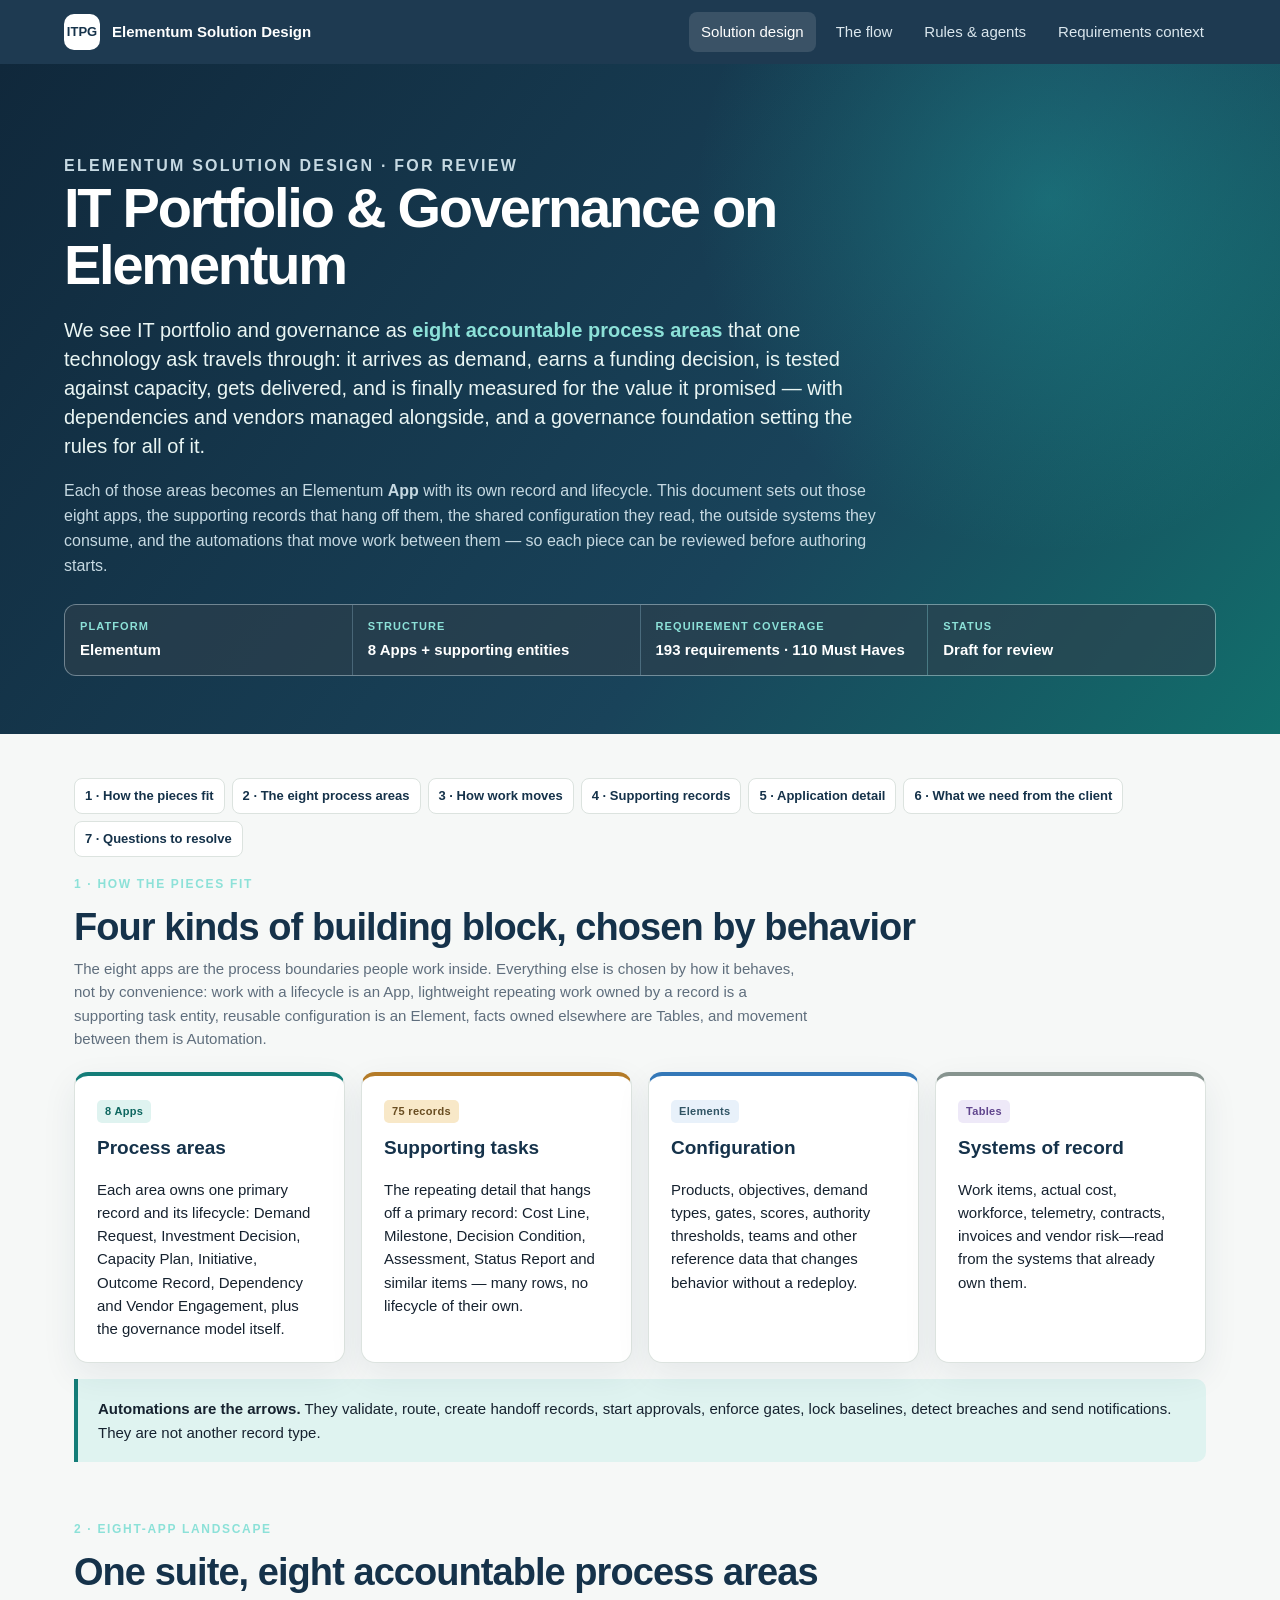
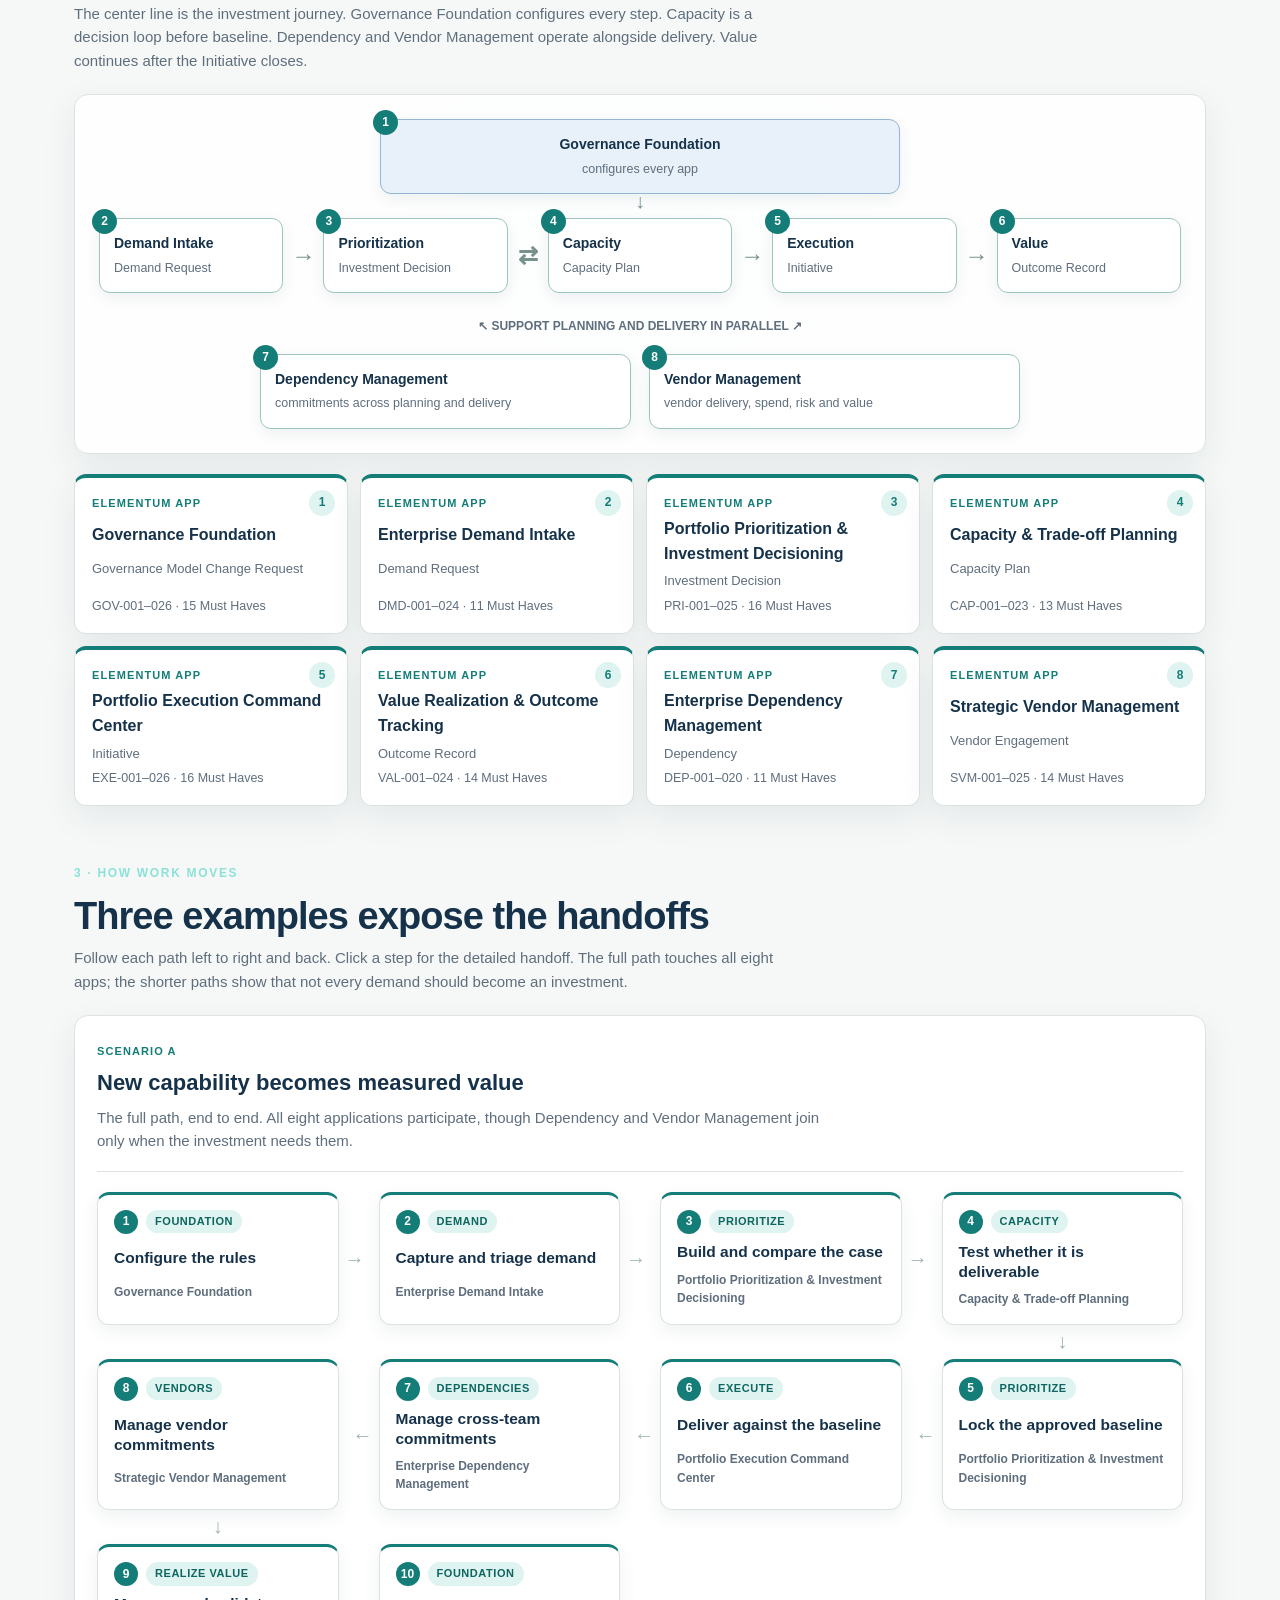
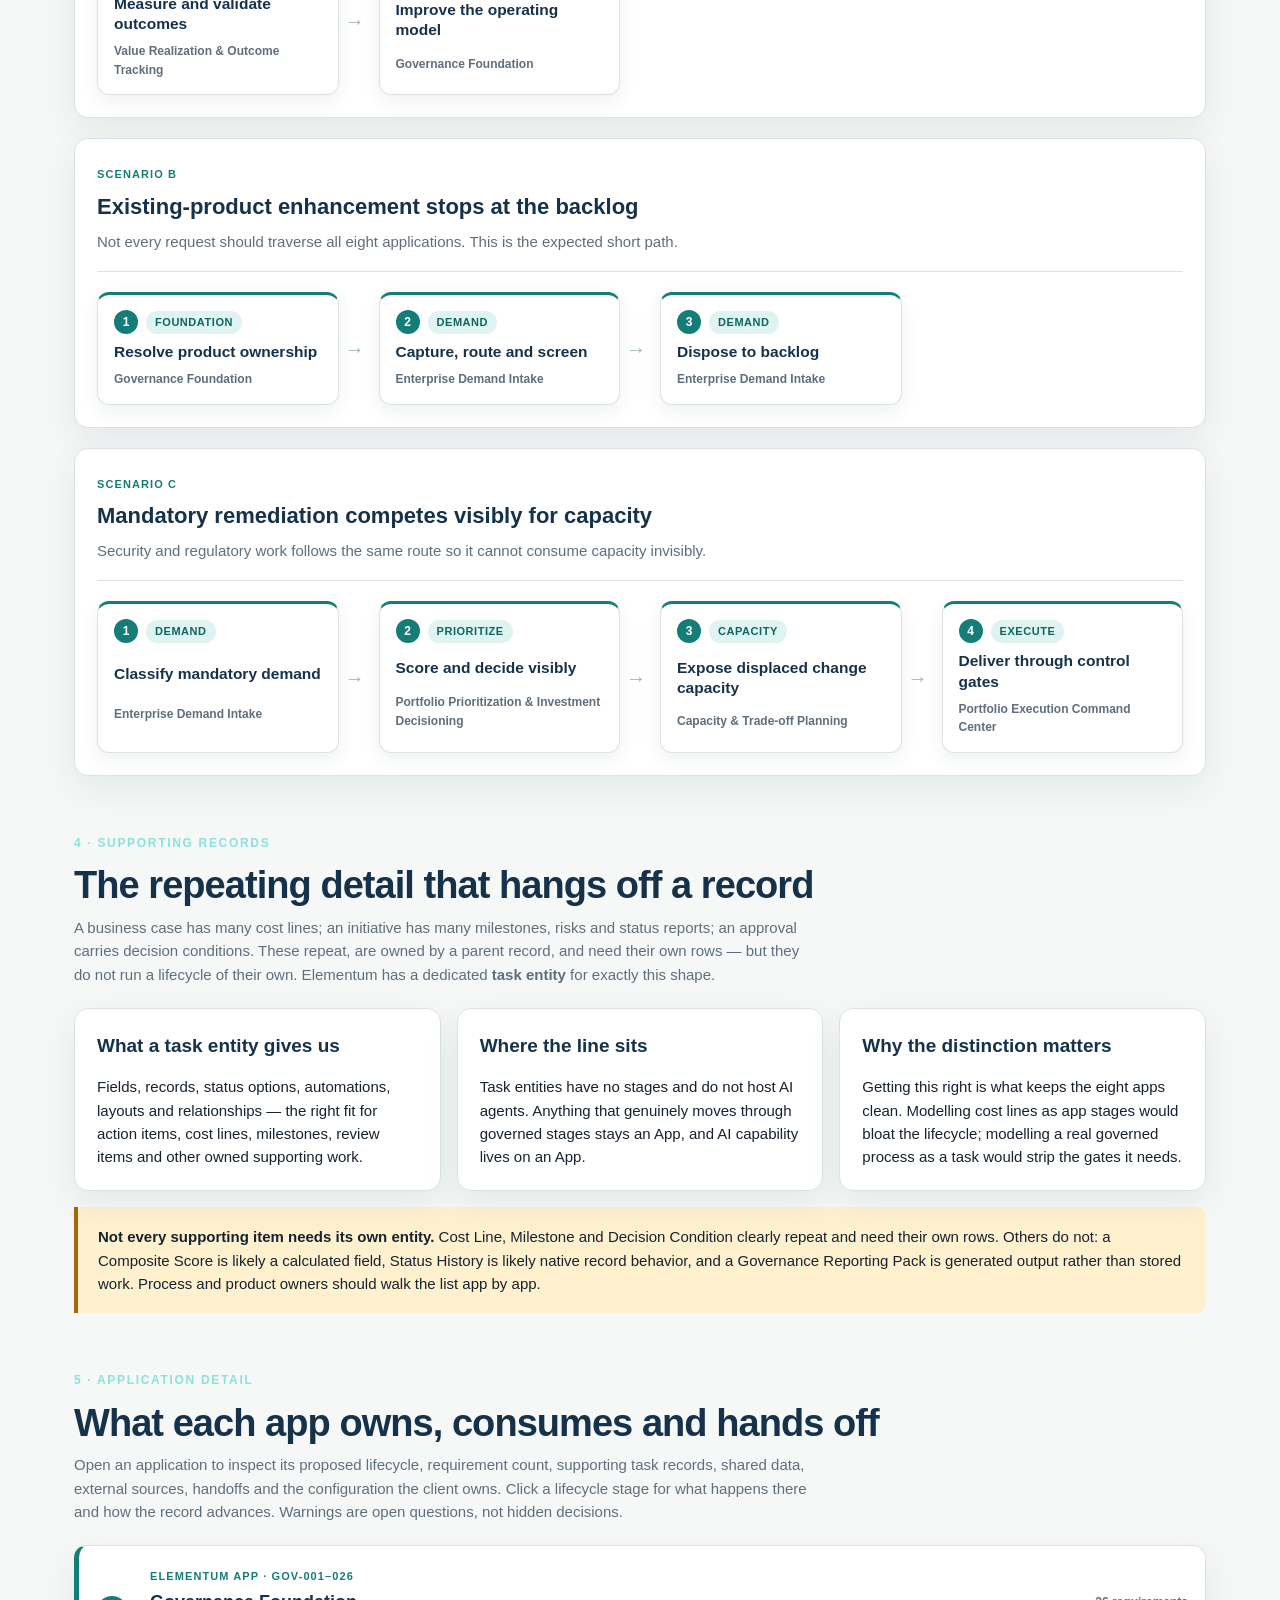
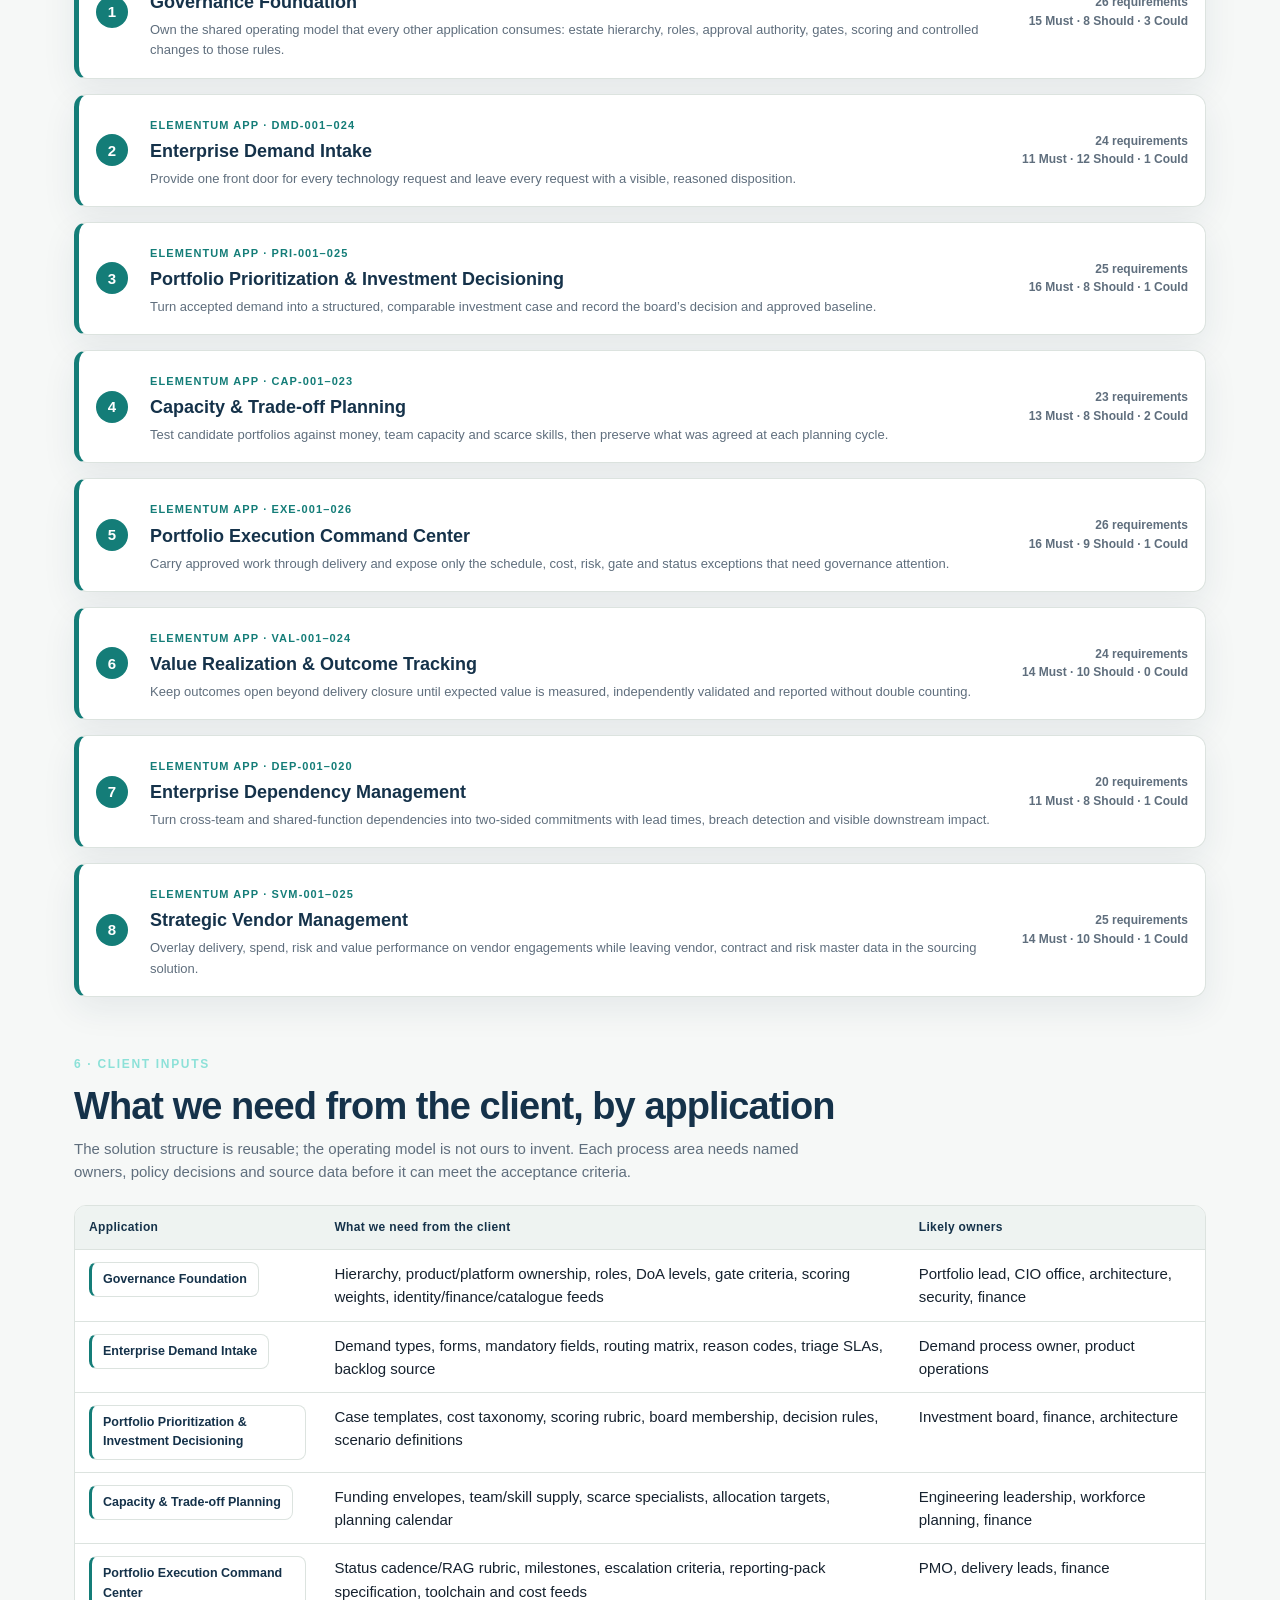
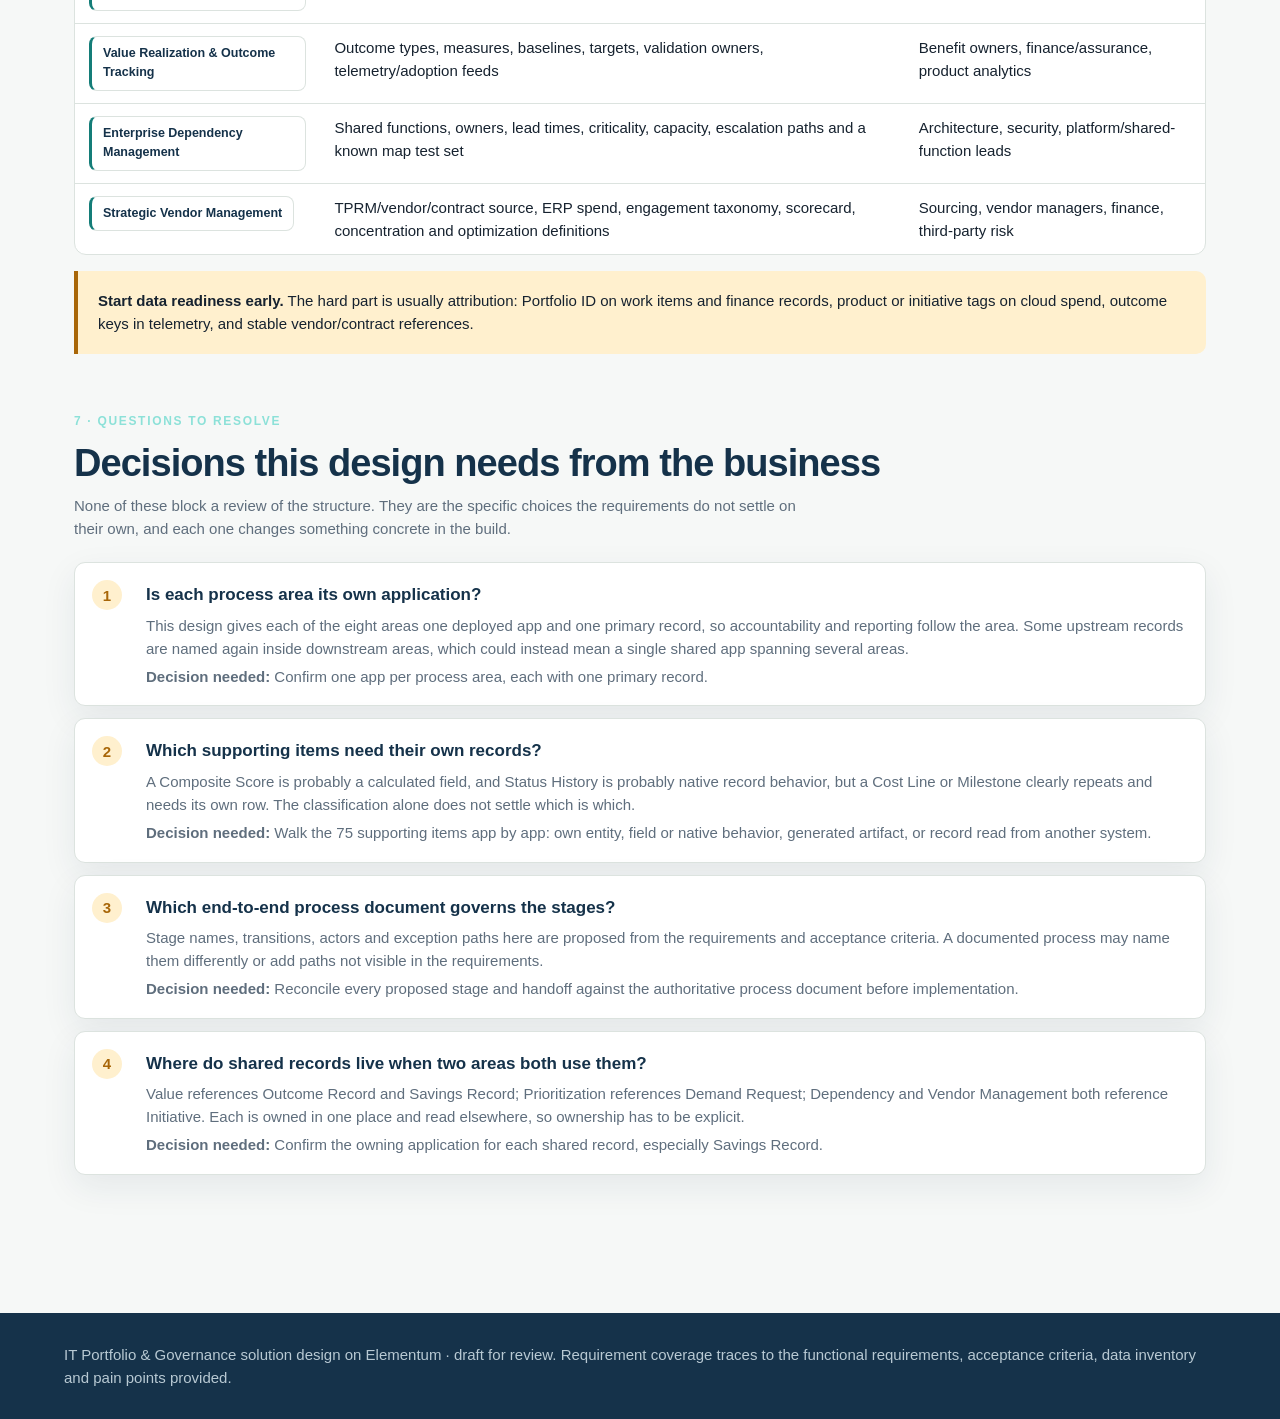
<file: index.html>
<!doctype html>
<html lang="en">
<head>
  <meta charset="utf-8">
  <meta name="viewport" content="width=device-width, initial-scale=1">
  <title>ITPG — Elementum Solution Design</title>
  <link rel="stylesheet" href="site/styles.css">
</head>
<body>
  <header class="topbar">
    <div class="brand"><span class="brand-mark">ITPG</span> Elementum Solution Design</div>
    <nav class="nav" aria-label="Primary">
      <a href="index.html" aria-current="page">Solution design</a>
      <a href="site/flow.html">The flow</a>
      <a href="site/config.html">Rules &amp; agents</a>
      <a href="site/pm.html">Requirements context</a>
    </nav>
  </header>

  <main>
    <section class="hero">
      <div class="hero-inner">
        <p class="eyebrow">Elementum solution design · for review</p>
        <h1>IT Portfolio &amp; Governance on Elementum</h1>
        <p class="hero-sub">We see IT portfolio and governance as <strong>eight accountable process areas</strong> that one technology ask travels through: it arrives as demand, earns a funding decision, is tested against capacity, gets delivered, and is finally measured for the value it promised — with dependencies and vendors managed alongside, and a governance foundation setting the rules for all of it.</p>
        <p>Each of those areas becomes an Elementum <strong>App</strong> with its own record and lifecycle. This document sets out those eight apps, the supporting records that hang off them, the shared configuration they read, the outside systems they consume, and the automations that move work between them — so each piece can be reviewed before authoring starts.</p>
        <dl class="meta">
          <div><dt>Platform</dt><dd>Elementum</dd></div>
          <div><dt>Structure</dt><dd>8 Apps + supporting entities</dd></div>
          <div><dt>Requirement coverage</dt><dd>193 requirements · 110 Must Haves</dd></div>
          <div><dt>Status</dt><dd>Draft for review</dd></div>
        </dl>
      </div>
    </section>

    <div class="page">
      <nav class="tabs" aria-label="On this page">
        <a href="#model">1 · How the pieces fit</a>
        <a href="#landscape">2 · The eight process areas</a>
        <a href="#flows">3 · How work moves</a>
        <a href="#tasks">4 · Supporting records</a>
        <a href="#apps">5 · Application detail</a>
        <a href="#client">6 · What we need from the client</a>
        <a href="#questions">7 · Questions to resolve</a>
      </nav>

      <section class="section" id="model">
        <div class="section-head">
          <p class="eyebrow">1 · How the pieces fit</p>
          <h2>Four kinds of building block, chosen by behavior</h2>
          <p class="lede">The eight apps are the process boundaries people work inside. Everything else is chosen by how it behaves, not by convenience: work with a lifecycle is an App, lightweight repeating work owned by a record is a supporting task entity, reusable configuration is an Element, facts owned elsewhere are Tables, and movement between them is Automation.</p>
        </div>

        <div class="grid four entity-model">
          <article class="card">
            <span class="badge badge-app">8 Apps</span>
            <h3>Process areas</h3>
            <p>Each area owns one primary record and its lifecycle: Demand Request, Investment Decision, Capacity Plan, Initiative, Outcome Record, Dependency and Vendor Engagement, plus the governance model itself.</p>
          </article>
          <article class="card">
            <span class="badge badge-task">75 records</span>
            <h3>Supporting tasks</h3>
            <p>The repeating detail that hangs off a primary record: Cost Line, Milestone, Decision Condition, Assessment, Status Report and similar items — many rows, no lifecycle of their own.</p>
          </article>
          <article class="card">
            <span class="badge badge-element">Elements</span>
            <h3>Configuration</h3>
            <p>Products, objectives, demand types, gates, scores, authority thresholds, teams and other reference data that changes behavior without a redeploy.</p>
          </article>
          <article class="card">
            <span class="badge badge-table">Tables</span>
            <h3>Systems of record</h3>
            <p>Work items, actual cost, workforce, telemetry, contracts, invoices and vendor risk—read from the systems that already own them.</p>
          </article>
        </div>

        <div class="callout" style="margin-top:16px">
          <strong>Automations are the arrows.</strong>
          They validate, route, create handoff records, start approvals, enforce gates, lock baselines, detect breaches and send notifications. They are not another record type.
        </div>
      </section>

      <section class="section" id="landscape">
        <div class="section-head">
          <p class="eyebrow">2 · Eight-app landscape</p>
          <h2>One suite, eight accountable process areas</h2>
          <p class="lede">The center line is the investment journey. Governance Foundation configures every step. Capacity is a decision loop before baseline. Dependency and Vendor Management operate alongside delivery. Value continues after the Initiative closes.</p>
        </div>

        <div class="suite-map" aria-label="Relationship between the eight proposed Elementum applications">
          <button class="suite-node foundation" data-app="governance-foundation">
            <span>1</span><strong>Governance Foundation</strong><small>configures every app</small>
          </button>

          <div class="suite-main">
            <button class="suite-node" data-app="enterprise-demand-intake"><span>2</span><strong>Demand Intake</strong><small>Demand Request</small></button>
            <i>→</i>
            <button class="suite-node" data-app="prioritization"><span>3</span><strong>Prioritization</strong><small>Investment Decision</small></button>
            <i>⇄</i>
            <button class="suite-node" data-app="capacity"><span>4</span><strong>Capacity</strong><small>Capacity Plan</small></button>
            <i>→</i>
            <button class="suite-node" data-app="execution"><span>5</span><strong>Execution</strong><small>Initiative</small></button>
            <i>→</i>
            <button class="suite-node" data-app="value"><span>6</span><strong>Value</strong><small>Outcome Record</small></button>
          </div>

          <div class="suite-sidecars">
            <button class="suite-node" data-app="dependencies"><span>7</span><strong>Dependency Management</strong><small>commitments across planning and delivery</small></button>
            <button class="suite-node" data-app="vendors"><span>8</span><strong>Vendor Management</strong><small>vendor delivery, spend, risk and value</small></button>
          </div>
        </div>

        <div class="eight-grid" id="eight-apps"></div>
      </section>

      <section class="section" id="flows">
        <div class="section-head">
          <p class="eyebrow">3 · How work moves</p>
          <h2>Three examples expose the handoffs</h2>
          <p class="lede">Follow each path left to right and back. Click a step for the detailed handoff. The full path touches all eight apps; the shorter paths show that not every demand should become an investment.</p>
        </div>
        <div id="flow-boards"></div>
      </section>

      <section class="section" id="tasks">
        <div class="section-head">
          <p class="eyebrow">4 · Supporting records</p>
          <h2>The repeating detail that hangs off a record</h2>
          <p class="lede">A business case has many cost lines; an initiative has many milestones, risks and status reports; an approval carries decision conditions. These repeat, are owned by a parent record, and need their own rows — but they do not run a lifecycle of their own. Elementum has a dedicated <strong>task entity</strong> for exactly this shape.</p>
        </div>

        <div class="grid three">
          <article class="card">
            <h3>What a task entity gives us</h3>
            <p>Fields, records, status options, automations, layouts and relationships — the right fit for action items, cost lines, milestones, review items and other owned supporting work.</p>
          </article>
          <article class="card">
            <h3>Where the line sits</h3>
            <p>Task entities have no stages and do not host AI agents. Anything that genuinely moves through governed stages stays an App, and AI capability lives on an App.</p>
          </article>
          <article class="card">
            <h3>Why the distinction matters</h3>
            <p>Getting this right is what keeps the eight apps clean. Modelling cost lines as app stages would bloat the lifecycle; modelling a real governed process as a task would strip the gates it needs.</p>
          </article>
        </div>

        <div class="callout warning" style="margin-top:16px">
          <strong>Not every supporting item needs its own entity.</strong>
          Cost Line, Milestone and Decision Condition clearly repeat and need their own rows. Others do not: a Composite Score is likely a calculated field, Status History is likely native record behavior, and a Governance Reporting Pack is generated output rather than stored work. Process and product owners should walk the list app by app.
        </div>
      </section>

      <section class="section" id="apps">
        <div class="section-head">
          <p class="eyebrow">5 · Application detail</p>
          <h2>What each app owns, consumes and hands off</h2>
          <p class="lede">Open an application to inspect its proposed lifecycle, requirement count, supporting task records, shared data, external sources, handoffs and the configuration the client owns. Click a lifecycle stage for what happens there and how the record advances. Warnings are open questions, not hidden decisions.</p>
        </div>
        <div id="app-specs"></div>
      </section>

      <section class="section" id="client">
        <div class="section-head">
          <p class="eyebrow">6 · Client inputs</p>
          <h2>What we need from the client, by application</h2>
          <p class="lede">The solution structure is reusable; the operating model is not ours to invent. Each process area needs named owners, policy decisions and source data before it can meet the acceptance criteria.</p>
        </div>
        <div id="client-config"></div>
        <div class="callout warning" style="margin-top:16px">
          <strong>Start data readiness early.</strong>
          The hard part is usually attribution: Portfolio ID on work items and finance records, product or initiative tags on cloud spend, outcome keys in telemetry, and stable vendor/contract references.
        </div>
      </section>

      <section class="section" id="questions">
        <div class="section-head">
          <p class="eyebrow">7 · Questions to resolve</p>
          <h2>Decisions this design needs from the business</h2>
          <p class="lede">None of these block a review of the structure. They are the specific choices the requirements do not settle on their own, and each one changes something concrete in the build.</p>
        </div>
        <div id="open-questions"></div>
      </section>
    </div>
  </main>

  <footer class="footer">
    <div class="footer-inner">
      IT Portfolio &amp; Governance solution design on Elementum · draft for review. Requirement coverage traces to the functional requirements, acceptance criteria, data inventory and pain points provided.
    </div>
  </footer>

  <dialog class="modal" id="step-modal" aria-labelledby="step-modal-title">
    <div class="modal-inner">
      <header>
        <p class="modal-eyebrow"></p>
        <p class="modal-flow"></p>
        <div class="modal-head">
          <span class="step-actor modal-actor"></span>
          <h3 class="modal-title" id="step-modal-title"></h3>
        </div>
        <button class="modal-close" type="button" aria-label="Close">×</button>
      </header>
      <div class="modal-body"></div>
      <footer>
        <button class="ghost-button" type="button" data-nav="prev">← Previous step</button>
        <button class="ghost-button" type="button" data-nav="next">Next step →</button>
      </footer>
    </div>
  </dialog>

  <dialog class="modal modal-wide" id="schema-modal" aria-labelledby="schema-modal-title">
    <div class="modal-inner">
      <header>
        <p class="modal-eyebrow"></p>
        <div class="modal-head">
          <h3 class="modal-title" id="schema-modal-title"></h3>
        </div>
        <button class="modal-close" type="button" aria-label="Close">×</button>
      </header>
      <div class="modal-body"></div>
    </div>
  </dialog>

  <dialog class="modal" id="stage-modal" aria-labelledby="stage-modal-title">
    <div class="modal-inner">
      <header>
        <p class="modal-eyebrow"></p>
        <p class="modal-flow"></p>
        <div class="modal-head">
          <span class="step-actor modal-actor"></span>
          <h3 class="modal-title" id="stage-modal-title"></h3>
        </div>
        <button class="modal-close" type="button" aria-label="Close">×</button>
      </header>
      <div class="modal-body"></div>
      <footer>
        <button class="ghost-button" type="button" data-nav="prev">← Previous stage</button>
        <button class="ghost-button" type="button" data-nav="next">Next stage →</button>
      </footer>
    </div>
  </dialog>

  <script src="site/anchors.js"></script>
  <script src="site/eight-apps.js"></script>
</body>
</html>
</file>
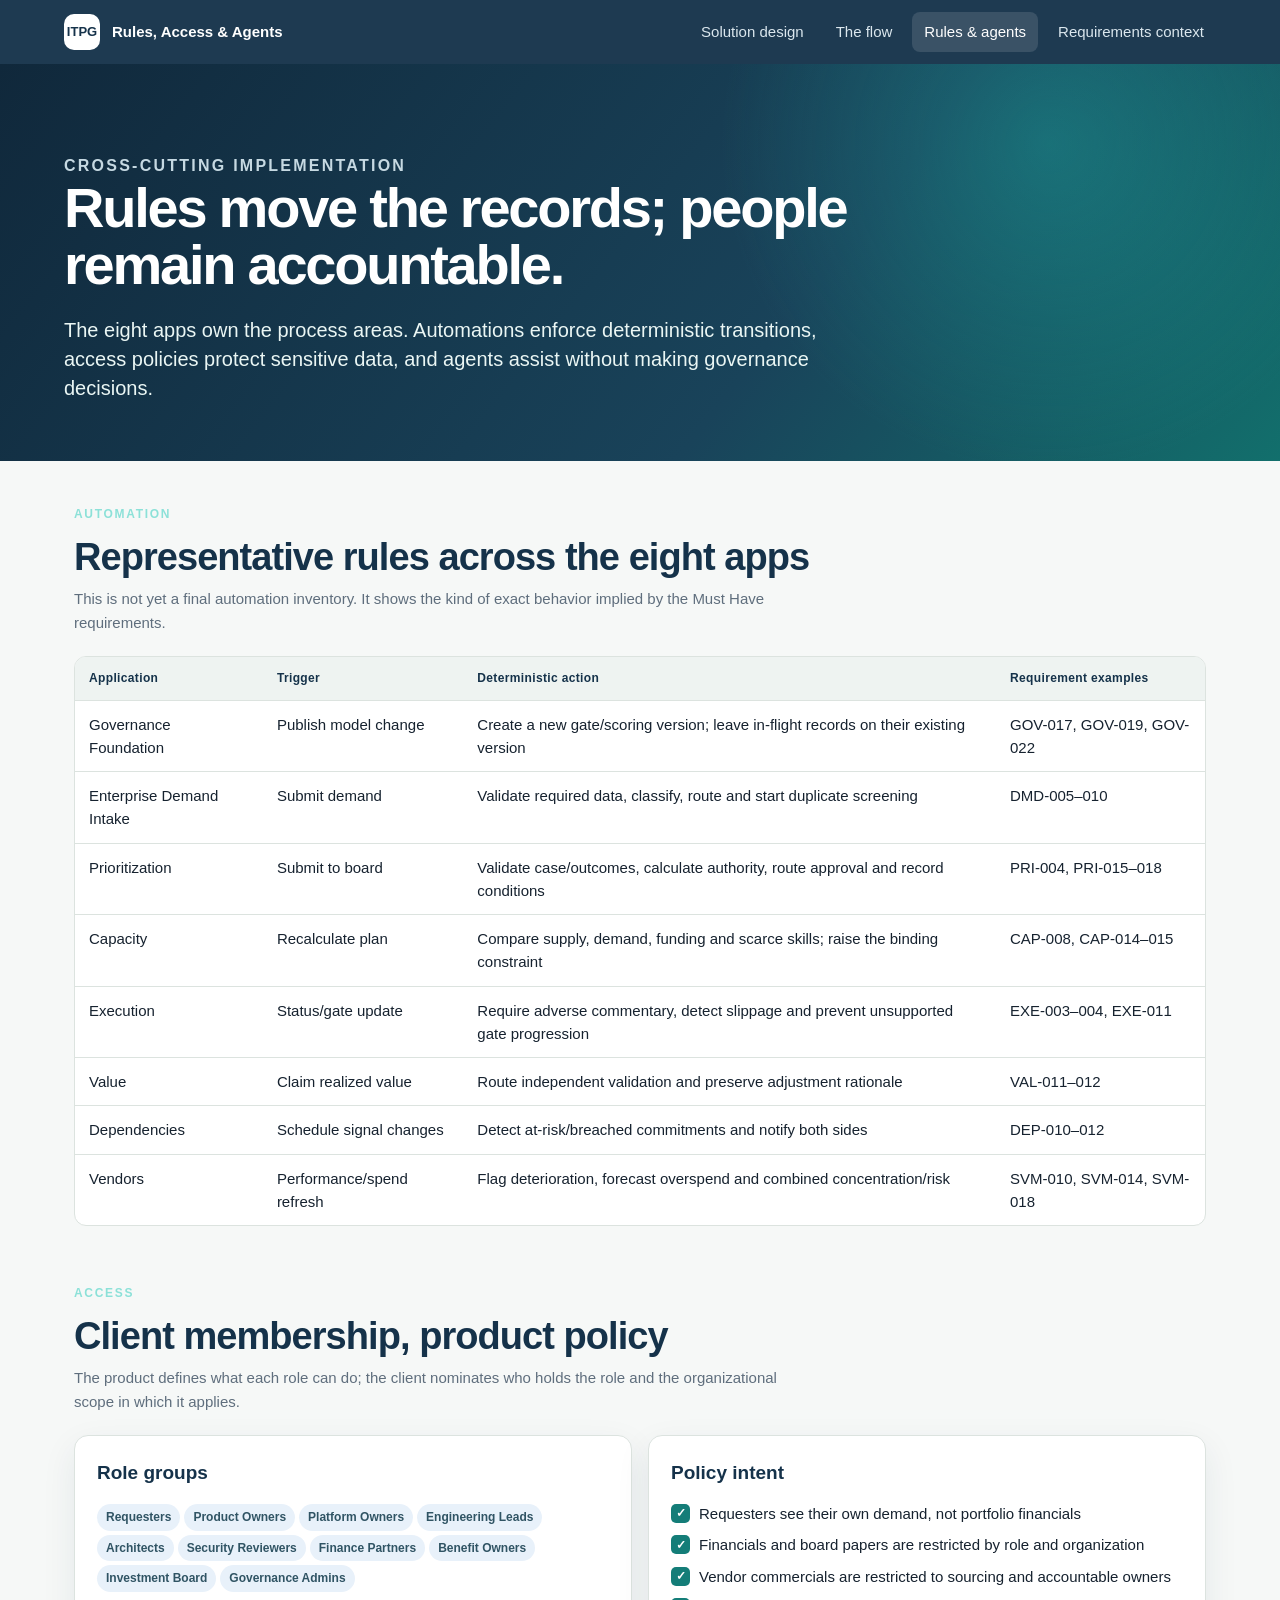
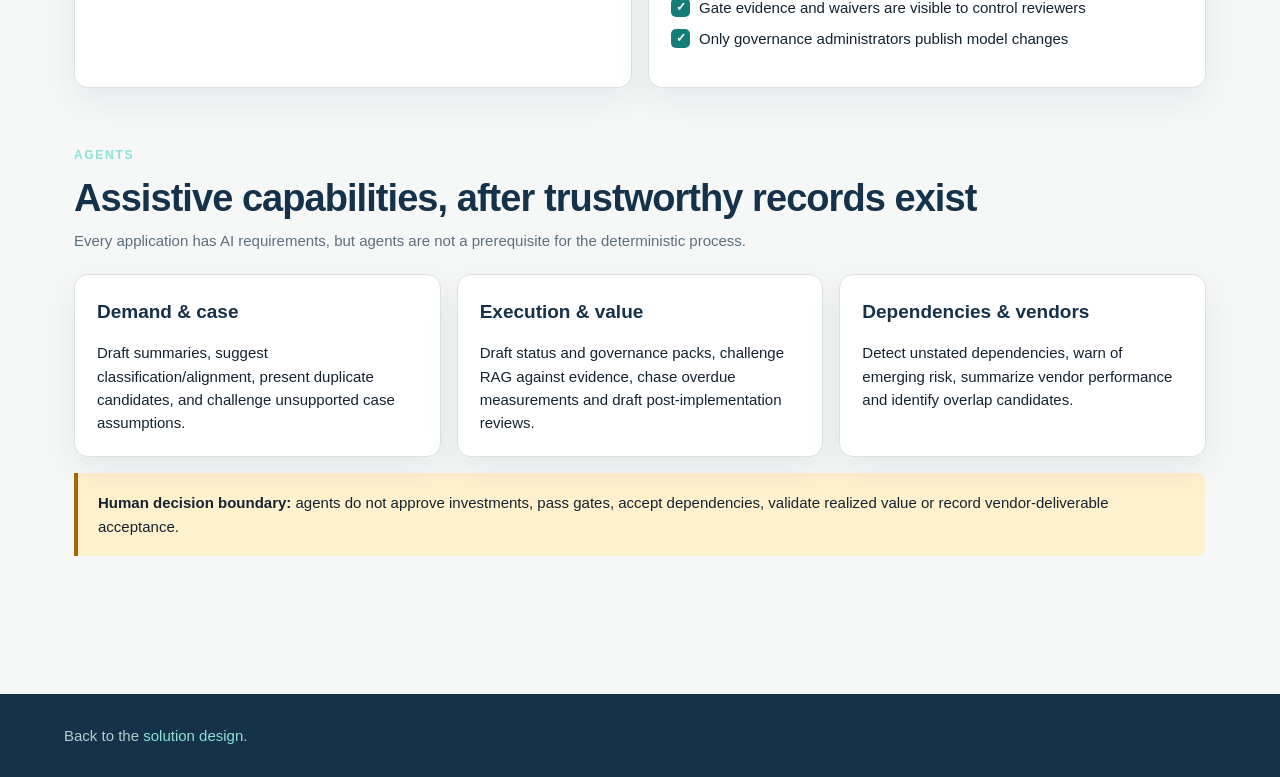
<file: site/config.html>
<!doctype html>
<html lang="en">
<head>
  <meta charset="utf-8">
  <meta name="viewport" content="width=device-width, initial-scale=1">
  <title>ITPG — Rules, Access &amp; Agents</title>
  <link rel="stylesheet" href="styles.css">
</head>
<body>
  <header class="topbar">
    <div class="brand"><span class="brand-mark">ITPG</span> Rules, Access &amp; Agents</div>
    <nav class="nav" aria-label="Primary">
      <a href="../index.html">Solution design</a>
      <a href="flow.html">The flow</a>
      <a href="config.html" aria-current="page">Rules &amp; agents</a>
      <a href="pm.html">Requirements context</a>
    </nav>
  </header>

  <main>
    <section class="hero">
      <div class="hero-inner">
        <p class="eyebrow">Cross-cutting implementation</p>
        <h1>Rules move the records; people remain accountable.</h1>
        <p class="hero-sub">The eight apps own the process areas. Automations enforce deterministic transitions, access policies protect sensitive data, and agents assist without making governance decisions.</p>
      </div>
    </section>

    <div class="page">
      <section class="section" id="rules">
        <div class="section-head">
          <p class="eyebrow">Automation</p>
          <h2>Representative rules across the eight apps</h2>
          <p class="lede">This is not yet a final automation inventory. It shows the kind of exact behavior implied by the Must Have requirements.</p>
        </div>
        <div class="table-wrap">
          <table>
            <thead><tr><th>Application</th><th>Trigger</th><th>Deterministic action</th><th>Requirement examples</th></tr></thead>
            <tbody>
              <tr><td>Governance Foundation</td><td>Publish model change</td><td>Create a new gate/scoring version; leave in-flight records on their existing version</td><td>GOV-017, GOV-019, GOV-022</td></tr>
              <tr><td>Enterprise Demand Intake</td><td>Submit demand</td><td>Validate required data, classify, route and start duplicate screening</td><td>DMD-005–010</td></tr>
              <tr><td>Prioritization</td><td>Submit to board</td><td>Validate case/outcomes, calculate authority, route approval and record conditions</td><td>PRI-004, PRI-015–018</td></tr>
              <tr><td>Capacity</td><td>Recalculate plan</td><td>Compare supply, demand, funding and scarce skills; raise the binding constraint</td><td>CAP-008, CAP-014–015</td></tr>
              <tr><td>Execution</td><td>Status/gate update</td><td>Require adverse commentary, detect slippage and prevent unsupported gate progression</td><td>EXE-003–004, EXE-011</td></tr>
              <tr><td>Value</td><td>Claim realized value</td><td>Route independent validation and preserve adjustment rationale</td><td>VAL-011–012</td></tr>
              <tr><td>Dependencies</td><td>Schedule signal changes</td><td>Detect at-risk/breached commitments and notify both sides</td><td>DEP-010–012</td></tr>
              <tr><td>Vendors</td><td>Performance/spend refresh</td><td>Flag deterioration, forecast overspend and combined concentration/risk</td><td>SVM-010, SVM-014, SVM-018</td></tr>
            </tbody>
          </table>
        </div>
      </section>

      <section class="section" id="access">
        <div class="section-head">
          <p class="eyebrow">Access</p>
          <h2>Client membership, product policy</h2>
          <p class="lede">The product defines what each role can do; the client nominates who holds the role and the organizational scope in which it applies.</p>
        </div>
        <div class="grid two">
          <article class="card">
            <h3>Role groups</h3>
            <p><span class="chip">Requesters</span><span class="chip">Product Owners</span><span class="chip">Platform Owners</span><span class="chip">Engineering Leads</span><span class="chip">Architects</span><span class="chip">Security Reviewers</span><span class="chip">Finance Partners</span><span class="chip">Benefit Owners</span><span class="chip">Investment Board</span><span class="chip">Governance Admins</span></p>
          </article>
          <article class="card">
            <h3>Policy intent</h3>
            <ul class="checklist">
              <li>Requesters see their own demand, not portfolio financials</li>
              <li>Financials and board papers are restricted by role and organization</li>
              <li>Vendor commercials are restricted to sourcing and accountable owners</li>
              <li>Gate evidence and waivers are visible to control reviewers</li>
              <li>Only governance administrators publish model changes</li>
            </ul>
          </article>
        </div>
      </section>

      <section class="section" id="agents">
        <div class="section-head">
          <p class="eyebrow">Agents</p>
          <h2>Assistive capabilities, after trustworthy records exist</h2>
          <p class="lede">Every application has AI requirements, but agents are not a prerequisite for the deterministic process.</p>
        </div>
        <div class="grid three">
          <article class="card"><h3>Demand &amp; case</h3><p>Draft summaries, suggest classification/alignment, present duplicate candidates, and challenge unsupported case assumptions.</p></article>
          <article class="card"><h3>Execution &amp; value</h3><p>Draft status and governance packs, challenge RAG against evidence, chase overdue measurements and draft post-implementation reviews.</p></article>
          <article class="card"><h3>Dependencies &amp; vendors</h3><p>Detect unstated dependencies, warn of emerging risk, summarize vendor performance and identify overlap candidates.</p></article>
        </div>
        <div class="callout warning" style="margin-top:16px"><strong>Human decision boundary:</strong> agents do not approve investments, pass gates, accept dependencies, validate realized value or record vendor-deliverable acceptance.</div>
      </section>
    </div>
  </main>

  <footer class="footer"><div class="footer-inner">Back to the <a href="../index.html">solution design</a>.</div></footer>
  <script src="anchors.js"></script>
</body>
</html>
</file>
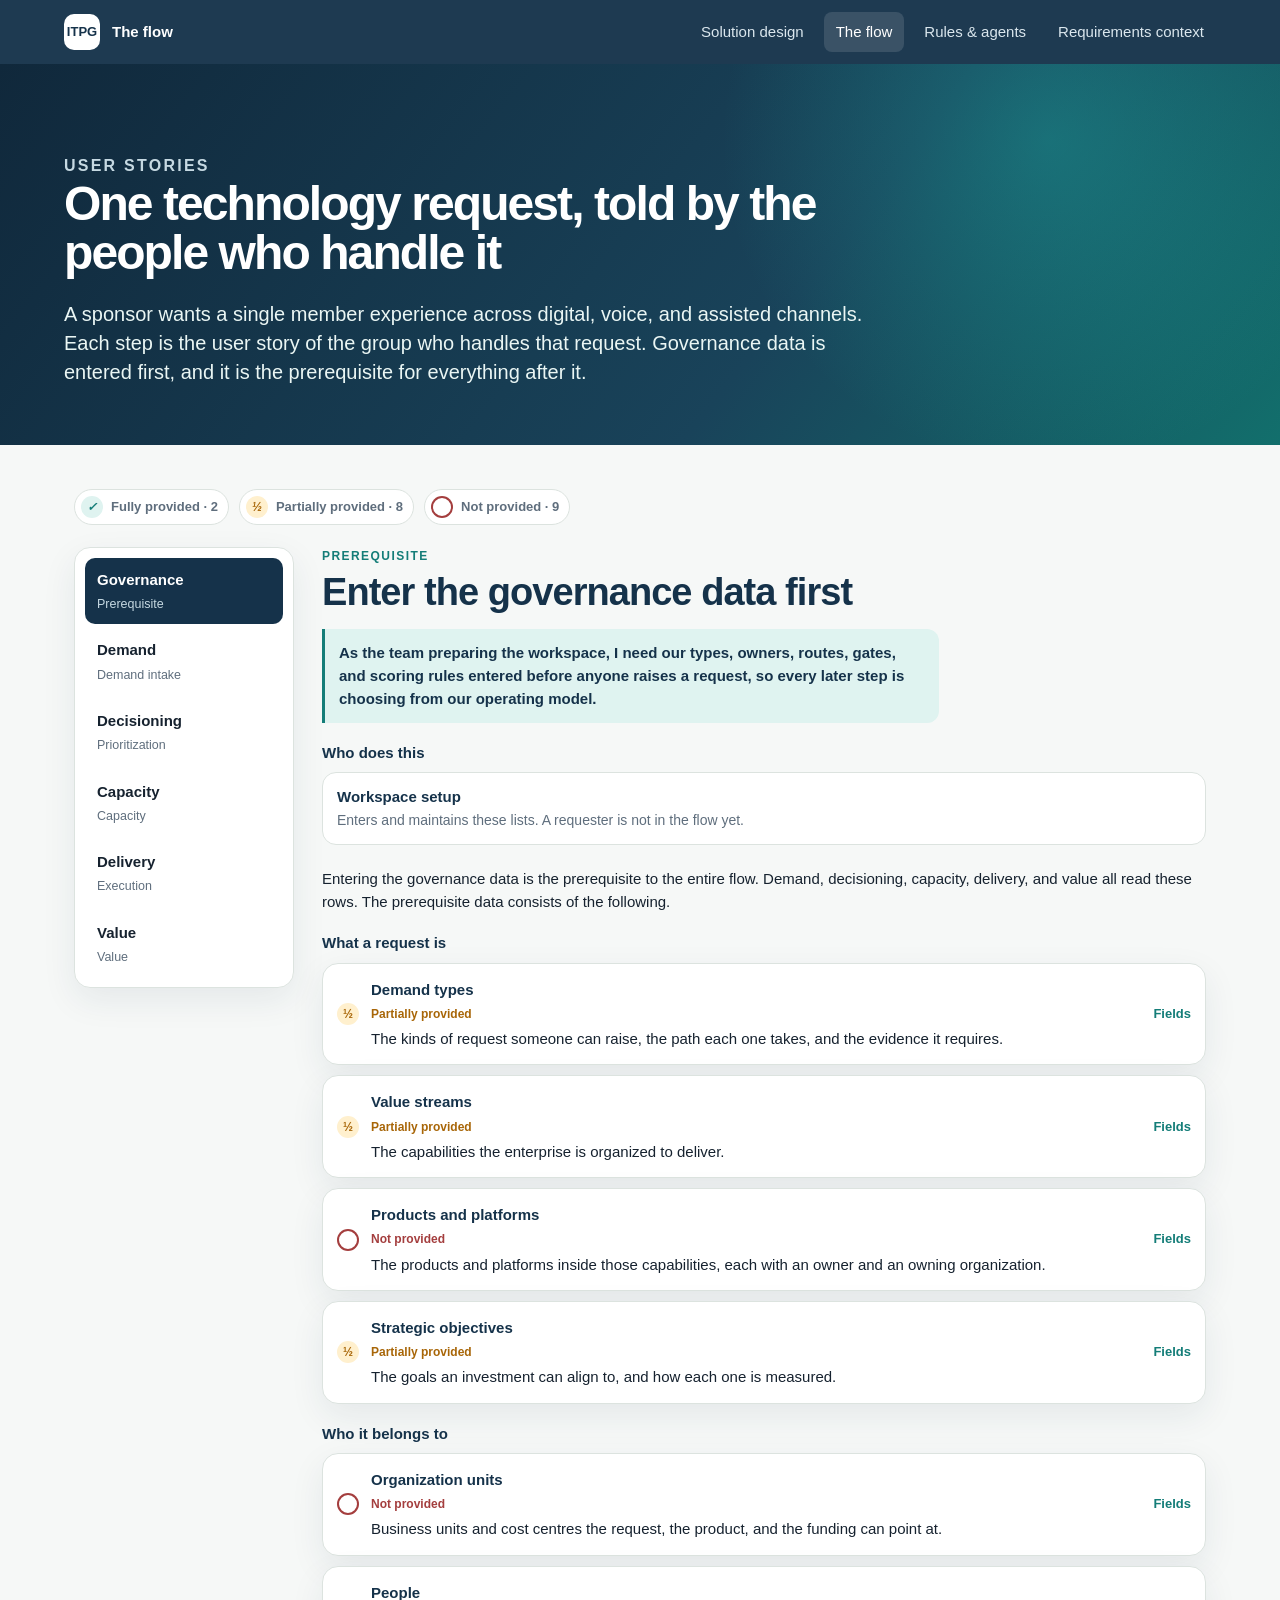
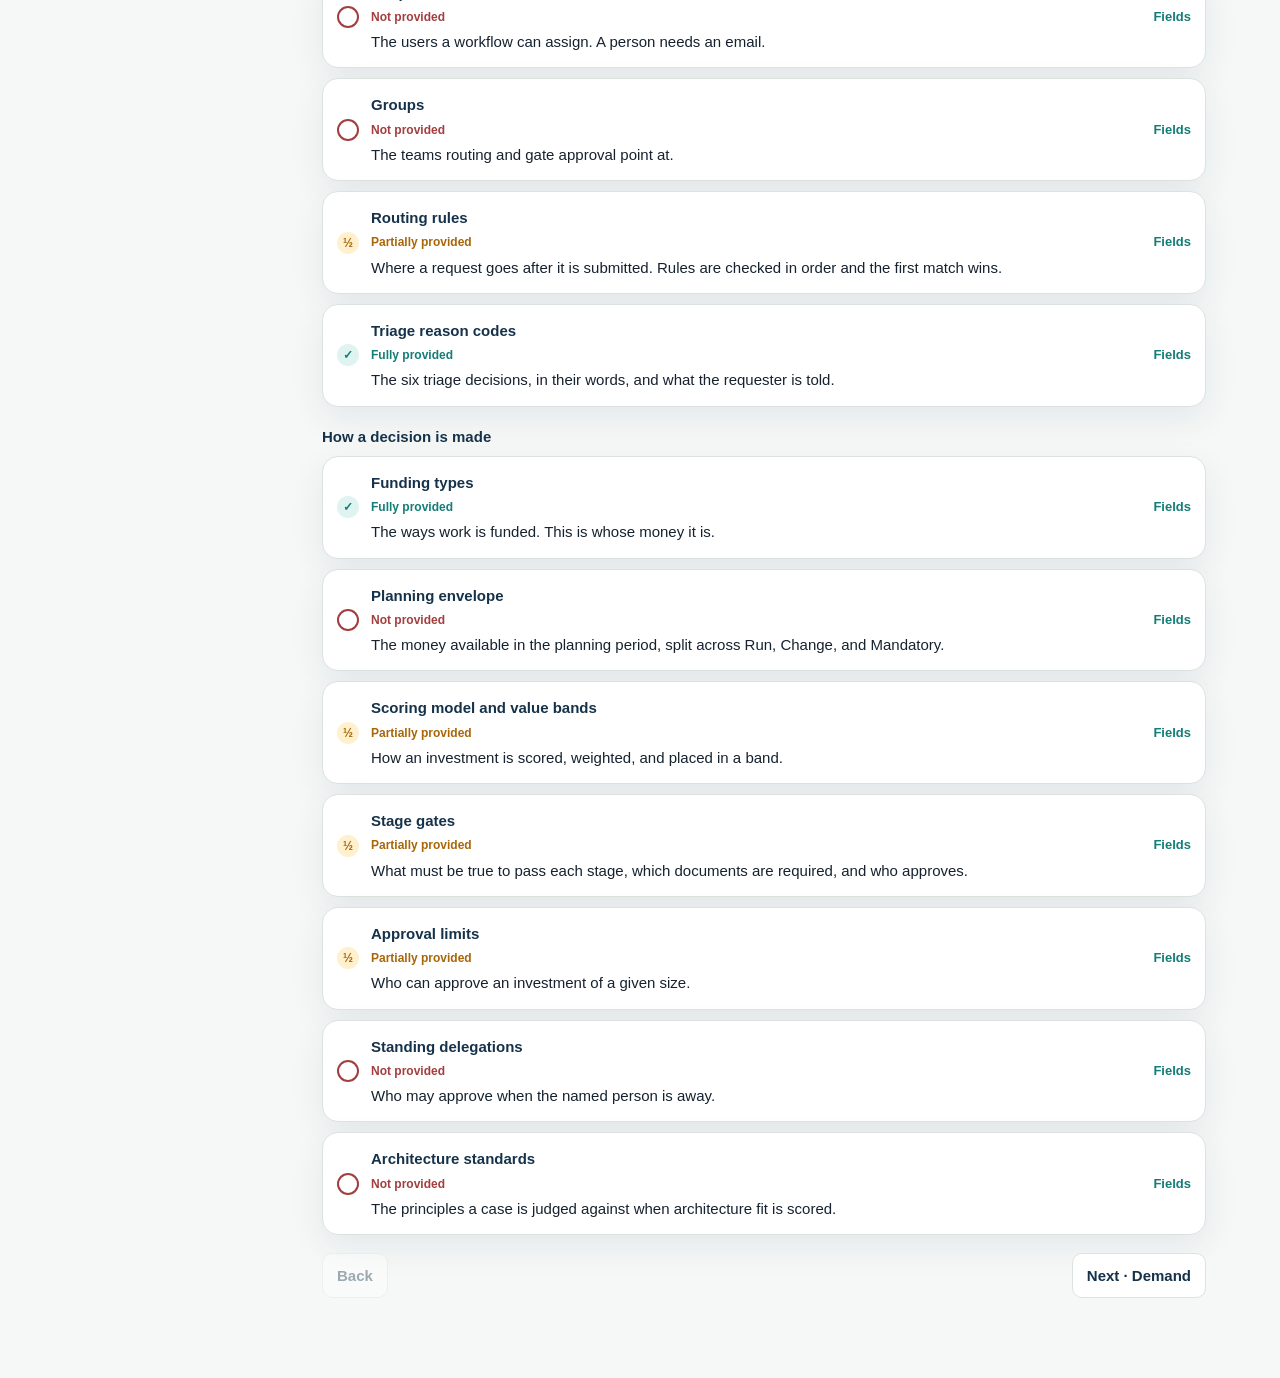
<file: site/flow.html>
<!doctype html>
<html lang="en">
<head>
  <meta charset="utf-8">
  <meta name="viewport" content="width=device-width, initial-scale=1">
  <title>ITPG — The flow</title>
  <link rel="stylesheet" href="styles.css">
  <style>
    .hero h1 { font-size: clamp(32px, 4vw, 48px); }
    .story { display: grid; grid-template-columns: 220px minmax(0, 1fr); gap: 28px; align-items: start; }
    .legend { display: flex; flex-wrap: wrap; gap: 10px; margin: 0 0 22px; }
    .legend span {
      display: inline-flex; align-items: center; gap: 8px;
      padding: 6px 10px 6px 6px; border: 1px solid var(--line); border-radius: 999px;
      background: #fff; font-size: 13px; font-weight: 700;
    }
    .mark {
      width: 22px; height: 22px; border-radius: 50%;
      display: grid; place-items: center; flex: 0 0 auto;
      font-size: 12px; font-weight: 800; line-height: 1;
    }
    .mark.full { color: var(--teal); background: var(--teal-soft); }
    .mark.full::after { content: "✓"; }
    .mark.partial { color: var(--amber); background: var(--amber-soft); }
    .mark.partial::after { content: "½"; }
    .mark.none { color: var(--red); background: #fff; box-shadow: inset 0 0 0 2px var(--red); }
    .rail {
      position: sticky; top: 84px;
      display: flex; flex-direction: column; gap: 4px;
      padding: 10px; border: 1px solid var(--line); border-radius: 16px;
      background: #fff; box-shadow: var(--shadow);
    }
    .rail button {
      display: block; width: 100%; padding: 10px 12px;
      border: 0; border-radius: 10px; background: transparent;
      color: var(--ink); text-align: left; cursor: pointer; font: inherit;
    }
    .rail button strong { display: block; font-size: 15px; }
    .rail button small { color: var(--muted); }
    .rail button[aria-current="step"] { background: var(--navy); color: #fff; }
    .rail button[aria-current="step"] small { color: #c6d9e2; }
    .scene { min-width: 0; }
    .scene-kicker {
      margin: 0 0 6px; color: var(--teal);
      font-size: 12px; font-weight: 800; letter-spacing: .12em; text-transform: uppercase;
    }
    #scene-title { margin: 0 0 14px; scroll-margin-top: 88px; }
    .prose { max-width: 74ch; }
    .prose p { margin: 0 0 12px; }
    blockquote.as {
      margin: 0 0 12px; padding: 12px 14px;
      border-left: 3px solid var(--teal); border-radius: 0 12px 12px 0;
      background: var(--teal-soft); color: var(--navy); font-weight: 650;
    }
    .people { display: grid; grid-template-columns: repeat(auto-fit, minmax(220px, 1fr)); gap: 10px; margin: 4px 0 22px; }
    .people article { padding: 12px 14px; border: 1px solid var(--line); border-radius: 14px; background: #fff; }
    .people strong { display: block; color: var(--navy); }
    .people span { color: var(--muted); font-size: 14px; }
    .group-label { margin: 18px 0 8px; color: var(--navy); font-size: 15px; }
    .gcard { margin-bottom: 10px; border: 1px solid var(--line); border-radius: 16px; background: #fff; box-shadow: var(--shadow); }
    .ghead {
      display: grid; grid-template-columns: 22px 1fr auto; gap: 12px; align-items: center;
      width: 100%; padding: 14px; border: 0; background: transparent;
      text-align: left; cursor: pointer; font: inherit; color: inherit;
    }
    .ghead strong { display: block; color: var(--navy); }
    .ghead em { font-style: normal; font-size: 12px; font-weight: 800; }
    .ghead em.full { color: var(--teal); }
    .ghead em.partial { color: var(--amber); }
    .ghead em.none { color: var(--red); }
    .ghead .helps { display: block; margin-top: 3px; color: var(--ink); font-weight: 500; }
    .chev { color: var(--teal); font-size: 13px; font-weight: 800; }
    .example { padding: 0 16px 16px 48px; }
    .example .note { margin: 8px 0 0; color: var(--muted); }
    .check-label {
      margin: 12px 0 0; color: var(--navy); font-size: 12px; font-weight: 800;
      letter-spacing: .08em; text-transform: uppercase;
    }
    .check-label:first-child { margin-top: 0; }
    .field-row {
      display: grid; grid-template-columns: 22px 1fr; gap: 4px 10px;
      padding: 9px 0; border-bottom: 1px solid var(--line);
    }
    .tick { font-weight: 800; line-height: 1.4; }
    .tick.have { color: var(--teal); }
    .tick.held { color: var(--amber); }
    .tick.missing { color: var(--red); }
    .fname { font-weight: 750; color: var(--navy); }
    .req {
      margin-left: 8px; color: var(--muted); font-size: 11px; font-weight: 800;
      letter-spacing: .04em; text-transform: uppercase;
    }
    .purpose, .got { display: block; font-weight: 500; }
    .purpose { color: var(--muted); }
    .got { margin-top: 2px; }
    .ask {
      margin-top: 12px; padding: 12px 14px; border-radius: 12px; background: var(--red-soft);
    }
    .ask strong { display: block; margin-bottom: 4px; color: var(--red); }
    .ask ul { margin: 0; padding-left: 18px; }
    .ask li { margin: 4px 0; }
    .lines { display: grid; gap: 6px; margin: 0; }
    .lines div { display: grid; grid-template-columns: 200px 1fr; gap: 10px; }
    .lines dt { color: var(--muted); }
    .lines dd { margin: 0; font-weight: 650; }
    .pager { display: flex; justify-content: space-between; gap: 12px; margin-top: 18px; }
    .navbtn {
      padding: 10px 14px; border: 1px solid var(--line); border-radius: 10px;
      background: #fff; color: var(--navy); font: inherit; font-weight: 750; cursor: pointer;
    }
    .navbtn:disabled { opacity: .4; cursor: default; }
    @media (max-width: 860px) {
      .story { grid-template-columns: 1fr; }
      .rail { position: static; flex-direction: row; overflow: auto; }
      .rail button { min-width: 140px; }
      .example, .lines div { padding-left: 16px; }
      .lines div { grid-template-columns: 1fr; padding-left: 0; }
    }
  </style>
</head>
<body>
  <header class="topbar">
    <div class="brand"><span class="brand-mark">ITPG</span> The flow</div>
    <nav class="nav" aria-label="Primary">
      <a href="../index.html">Solution design</a>
      <a href="flow.html" aria-current="page">The flow</a>
      <a href="config.html">Rules &amp; agents</a>
      <a href="pm.html">Requirements context</a>
    </nav>
  </header>

  <section class="hero">
    <div class="hero-inner">
      <p class="eyebrow">User stories</p>
      <h1>One technology request, told by the people who handle it</h1>
      <p class="hero-sub">A sponsor wants a single member experience across digital, voice, and assisted channels. Each step is the user story of the group who handles that request. Governance data is entered first, and it is the prerequisite for everything after it.</p>
    </div>
  </section>

  <main class="page">
    <div class="legend" id="legend"></div>
    <div class="story">
      <nav class="rail" id="rail" aria-label="Flow"></nav>
      <div class="scene" id="scene"></div>
    </div>
  </main>

  <script>
    const STATUS = {
      full: "Fully provided",
      partial: "Partially provided",
      none: "Not provided"
    };

    const LISTS = {
      valueStreams: {
        name: "Value streams",
        status: "partial",
        note: "36 capabilities, with descriptions. Six name an owner. Thirty owners are blank.",
        source: "Their workbook, tab 2.",
        lines: [
          ["Value stream", "Omni-channel Enablement"],
          ["Description", "Connects digital, voice, and assisted channels into one experience"],
          ["Owner", "saurabh.tandon@elevancehealth.com"],
          ["Active", "Yes"]
        ]
      },
      products: {
        name: "Products and platforms",
        status: "none",
        note: "Section B is still the template. The register needs a product, an owner, and an owning organization. Lucia asked whether this list is the AppLab catalog.",
        source: "Stand-in. Nothing in their file can be loaded here.",
        lines: [
          ["Product", "Digital Front Door"],
          ["Kind", "Product"],
          ["Value stream", "Omni-channel Enablement"],
          ["Owning organization", "Commercial, which is also still missing"],
          ["Product owner", "No person record to point at"]
        ]
      },
      orgUnits: {
        name: "Organization units",
        status: "none",
        note: "The organization list is still owed. Commercial appears as a label on their portfolio extract. That label is not an organization record.",
        source: "Stand-in.",
        lines: [
          ["Business unit", "Commercial"],
          ["Cost centre", "CC-4410 Member Experience"]
        ]
      },
      people: {
        name: "People",
        status: "none",
        note: "The people tab does not list members. A user field needs an email. Two owner emails do exist on value streams, including Saurabh on Omni-channel Enablement.",
        source: "Stand-in, except the value-stream owner.",
        lines: [
          ["Requester", "jordan.lee@elevancehealth.com"],
          ["Sponsor", "priya.shah@elevancehealth.com"],
          ["Value-stream owner, from their file", "saurabh.tandon@elevancehealth.com"]
        ]
      },
      groups: {
        name: "Groups",
        status: "none",
        note: "Every AD group on the people tab is Create / TBD. Routing and gate approval name groups that do not exist yet.",
        source: "Stand-in.",
        lines: [
          ["Group they named", "Workstream Execution Leads"],
          ["AD group", "Create / TBD"],
          ["Also named", "Corporate Investment Leadership"]
        ]
      },
      demandTypes: {
        name: "Demand types",
        status: "partial",
        note: "Five types have a name, a path, and a description. Triage SLA is not a single number of business days, so the records cannot be saved yet. Their sheet says Strategic for this type. The field stores Run, Change, or Mandatory. Working choice is Change, and it still needs a confirmation.",
        source: "Their workbook, tab 3.",
        lines: [
          ["Demand type", "Corporate Investment / SVRO"],
          ["Class on their sheet", "Strategic"],
          ["Class stored for now", "Change. Run keeps something going. Change is discretionary work. Mandatory is an obligation."],
          ["Default path", "Investment"],
          ["Triage SLA", "Blank"],
          ["Evidence they require", "Business case, cost and benefit, impacted services, rough effort, governance artifacts, KPIs and milestones"]
        ]
      },
      routing: {
        name: "Routing rules",
        status: "partial",
        note: "The rules are in the file and are checked in priority order. None of them have an email, so a request can match a rule and still cannot be assigned to a person.",
        source: "Their workbook, tab 4.",
        lines: [
          ["Priority", "20"],
          ["Demand type", "Corporate Investment / SVRO"],
          ["Value stream", "Omni-channel Enablement"],
          ["Route to", "SAUARABH"],
          ["Owner email", "Blank"]
        ]
      },
      reasons: {
        name: "Triage reason codes",
        status: "full",
        note: "One reason for each of the six decisions, with the sentence the requester would see.",
        source: "Their workbook, tab 5.",
        lines: [
          ["Decision", "Accept as investment"],
          ["Code", "ACC-01"],
          ["Reason", "Meets the investment threshold"],
          ["Requester sees", "Your request will proceed as an investment candidate and go through stage-gate governance."]
        ]
      },
      funding: {
        name: "Funding types",
        status: "full",
        note: "Nine ways work is funded, with descriptions. This list says whose money it is. Demand type says what kind of request it is.",
        source: "Their workbook, tab 10.",
        lines: [
          ["Funding type", "Corporate Investments"],
          ["Description", "Large corporate-sponsored programs managed through the Corporate Investment process."]
        ]
      },
      envelope: {
        name: "Planning envelope",
        status: "none",
        note: "They named FY2027 and left the dollars, the Run / Change / Mandatory split, and the status blank.",
        source: "Stand-in amount, so the fit check has a number.",
        lines: [
          ["Period on their sheet", "FY2027"],
          ["Total on their sheet", "Blank"],
          ["Stand-in change envelope", "$40 million"]
        ]
      },
      scoring: {
        name: "Scoring model and value bands",
        status: "partial",
        note: "Weights, a 1-to-5 scale, and four bands are in the file. Version, effective date, the reviewer-gap rule, run-cost bands, and the risk tier on each band are not. The 71 below uses their weights on an illustrated score.",
        source: "Their workbook, tab 8.",
        lines: [
          ["Business value", "30%"],
          ["Architecture fit", "20%"],
          ["Platform reuse", "15%"],
          ["Run cost", "15%"],
          ["Risk and security", "10%"],
          ["Tech debt reduction", "10%"],
          ["Illustrated result", "71, which falls in their Significant band, 60 to 79"]
        ]
      },
      gates: {
        name: "Stage gates",
        status: "partial",
        note: "The L0–L5 steps and the documents are in the file. The model still needs a version, a publication status, and an effective date before it can be saved.",
        source: "Their workbook, tab 9.",
        lines: [
          ["L0 Frame", "The demand record exists. No approval."],
          ["L1 Shape", "Updated case, high-level cost and benefit, L1 placemat. Workstream Execution Leads approve."],
          ["L2 Plan", "P50 financials, People Enablement, Governance Task Force record. Finance, architecture, and People Enablement approve."],
          ["L3 Execution", "Final case, vendor attestation, KPIs, milestones. Corporate Investment Leadership approves."],
          ["L4 Value", "Actuals, forecast, status, KPIs, lessons learned."],
          ["L5 Close", "Cost, benefit, and non-monetary actuals are complete."]
        ]
      },
      limits: {
        name: "Approval limits",
        status: "partial",
        note: "They mapped each L-gate to a role. The record also requires a dollar range on 3-year cost. Those amounts are blank, so the rows cannot be saved.",
        source: "Their workbook, tab 7.",
        lines: [
          ["Investment type", "Corporate Investment / SVRO"],
          ["From / to", "Blank"],
          ["L2 roles they named", "Finance, architects, People Enablement"],
          ["L3 roles they named", "Corporate Investment Leadership"],
          ["Their note", "Dollar thresholds still need to come from Ryan and team."]
        ]
      },
      delegations: {
        name: "Standing delegations",
        status: "none",
        note: "Nothing says who may approve when the named person is away.",
        source: "Stand-in.",
        lines: [
          ["Delegator", "Corporate Investment Leadership"],
          ["Delegate", "Workstream Execution Lead"],
          ["Would cover", "L2, up to $5 million, between board cycles"]
        ]
      },
      objectives: {
        name: "Strategic objectives",
        status: "partial",
        note: "Six program goals, each with a measure. Owner is required, and every owner is blank, so the records cannot be saved yet. They noted the enterprise objective catalog is still to come.",
        source: "Their workbook, tab 11.",
        lines: [
          ["Objective", "Link investment to outcomes and realized value"],
          ["Measure", "Share of approved investments with an owner, a measure, a baseline, and a target"],
          ["Owner", "Blank"]
        ]
      },
      architecture: {
        name: "Architecture standards",
        status: "none",
        note: "The workbook does not ask for standards. Scoring still has an architecture-fit criterion at 20%.",
        source: "Stand-in.",
        lines: [
          ["Standard", "Extend an approved experience platform before adding a new channel"],
          ["Domain", "Experience Services"]
        ]
      },
      openDemand: {
        name: "Open demand already in flight",
        status: "none",
        note: "The open-demand tab is empty. They said the SSCR backlog still has to be pulled from ServiceNow. Duplicate checking has nothing of theirs to compare.",
        source: "Their workbook, tab 14, with no rows.",
        lines: [
          ["Rows in the file", "None"],
          ["What triage would compare", "Open requests, backlog items, and initiatives with a similar title"]
        ]
      },
      vendors: {
        name: "Vendors",
        status: "none",
        note: "The data request does not include a vendor list. L3 still requires a resource and vendor attestation.",
        source: "Stand-in.",
        lines: [
          ["Vendor", "Experience platform implementer"],
          ["Used for", "The attestation, the spend, and the delivery risk on the initiative"]
        ]
      },
      portfolio: {
        name: "Active portfolio",
        status: "partial",
        note: "147 corporate programs are described, including Network Solutions. The sheet is a load of work already in flight, and this walkthrough does not treat every column as ready to baseline.",
        source: "Their workbook, tab 13.",
        lines: [
          ["Program", "Network Solutions"],
          ["Id", "PGM0014862"],
          ["Type", "Corporate Investment / SVRO"],
          ["Business unit label", "Commercial"]
        ]
      }
    };

    const GROUPS = [
      ["What a request is", ["demandTypes", "valueStreams", "products", "objectives"]],
      ["Who it belongs to", ["orgUnits", "people", "groups", "routing", "reasons"]],
      ["How a decision is made", ["funding", "envelope", "scoring", "gates", "limits", "delegations", "architecture"]]
    ];

    const STEPS = [
      {
        nav: "Governance",
        kicker: "Prerequisite",
        title: "Enter the governance data first",
        prose: [
          "As the team preparing the workspace, I need our types, owners, routes, gates, and scoring rules entered before anyone raises a request, so every later step is choosing from our operating model.",
          "Entering the governance data is the prerequisite to the entire flow. Demand, decisioning, capacity, delivery, and value all read these rows. The prerequisite data consists of the following."
        ],
        peopleTitle: "Who does this",
        people: [
          ["Workspace setup", "Enters and maintains these lists. A requester is not in the flow yet."]
        ],
        grouped: true
      },
      {
        nav: "Demand",
        kicker: "Demand intake",
        title: "Assess the request",
        prose: [
          "Now that the governance data is seeded, demand intake can begin.",
          "As a requester, I need one form that already offers our types, products, and value streams, so I can describe the member-experience problem without inventing how the portfolio works.",
          "As a triage owner, I need that request classified, given a due date, and pointed at an owner, so I can assess it and record what happens next.",
          "To properly assess the demand, triage needs the following data."
        ],
        peopleTitle: "Who is involved",
        people: [
          ["Requester", "Describes the problem, the outcome they want, and when they need it."],
          ["Triage owner", "Checks the evidence, confirms where it should go, and records the disposition."]
        ],
        items: [
          ["demandTypes", "This sets the path. A corporate investment continues into decisioning. An SSCR stops at a team backlog. It also says what evidence to ask for, and how many business days triage has."],
          ["valueStreams", "This says which capability the request serves. Omni-channel Enablement is the one that connects digital, voice, and assisted channels, and it already names an owner."],
          ["products", "This says which product is affected, so the assessment is about a real thing someone owns. The form cannot be completed until a product exists to pick."],
          ["orgUnits", "This places the request in a business unit and a cost centre. Product ownership also depends on it, because a product requires an owning organization."],
          ["routing", "This chooses the team from the type and the value stream. Rule 20 matches this request and sends it to SAUARABH. The first matching rule wins."],
          ["people", "This turns the route into someone the workflow can assign. The value-stream owner email is real. The routing rule itself still has no email."],
          ["groups", "This is the team the rule and the later approvals point at. Until the AD group exists, the demand has a destination name and nowhere to land."],
          ["reasons", "This gives triage the six decisions in their own words, and the sentence the requester is shown. Accept as investment is how this request leaves demand."],
          ["gates", "Their L0 gate says a demand record has to exist before anyone shapes the idea. That is what this step creates. L1 through L5 are used by the groups after this one."],
          ["objectives", "This ties the request to a goal the value step will measure. Triage can assess the demand without one. The goal on their sheet still has no owner, so it cannot be saved yet."],
          ["openDemand", "This gives triage real open requests to compare, so a possible duplicate is shown to a person. Nothing is rejected automatically. Their tab has no rows yet."]
        ]
      },
      {
        nav: "Decisioning",
        kicker: "Prioritization",
        title: "Decide whether to commit it",
        prose: [
          "After demand accepts the request as an investment, decisioning begins.",
          "As a portfolio lead, I need the case, the score, and the gate together, so the decision is about this request.",
          "As Finance, architecture, and People Enablement, I need the L2 packet, so I can approve the plan. As Corporate Investment Leadership, I need to know whether a cost of this size is mine to approve.",
          "They need the following data to make an informed decision."
        ],
        peopleTitle: "Who is involved",
        people: [
          ["Portfolio office", "Builds the case and runs the score."],
          ["Workstream Execution Leads", "Approve L1, Shape the Idea."],
          ["Finance, architects, and People Enablement", "Approve L2, Build the Plan."],
          ["Corporate Investment Leadership", "Commits the decision."]
        ],
        items: [
          ["demandTypes", "This carries the class forward. Mandatory work is funded before it is compared with other work. Change work, which is the working class for this request, is scored."],
          ["funding", "This says whose money the case would use. Corporate Investments is the funding type. The demand type is a different fact: it says what kind of request this is."],
          ["scoring", "This ranks the case on the six criteria they weighted and places it in a band. An illustrated score of 71 lands in Significant, their band for 60 to 79."],
          ["architecture", "Architecture fit is 20% of that score. This list is what the fit is judged against. They have not provided the standards yet."],
          ["gates", "L1 and L2 say what must be true, which documents are attached, and which of the people above approve, before the case can be committed."],
          ["limits", "This says which role may approve a 3-year cost of this size. They named the roles and left the dollar ranges blank, so a $4.2 million illustration has no threshold to match."],
          ["delegations", "This says who may approve when the named person is away. No delegation was provided."],
          ["objectives", "This keeps the promised outcome on the case, so the commit is tied to something value can measure later."],
          ["products", "This keeps the affected product on the case the approvers are reading."]
        ]
      },
      {
        nav: "Capacity",
        kicker: "Capacity",
        title: "Check that the commit fits",
        prose: [
          "As a capacity planner, I need the money for the period and the people on the team, so we commit work the organization can staff.",
          "This check sits with the decision. If the case does not fit, it goes back to be packaged again. The planners need the following data."
        ],
        peopleTitle: "Who is involved",
        people: [
          ["Capacity office", "Owns the envelope, the supply, and the agreed position."],
          ["The team named on the route", "SAUARABH, for this request. Supply is their capacity, once the group exists."]
        ],
        items: [
          ["envelope", "This is the money for FY2027, split across Run, Change, and Mandatory. Their sheet names the year and leaves the dollars blank. The $40 million used here is a stand-in so the fit check has an amount."],
          ["funding", "This says which pot the case draws. Corporate Investments tells the planner where the $4.2 million illustration would come from."],
          ["demandTypes", "This says the draw is Change, so it is tested against the Change share of the envelope. Mandatory work is handled before that comparison."],
          ["groups", "This is the team whose supply is being forecast. The route names SAUARABH. The AD group and its members are still TBD, so there is no supply to forecast."],
          ["people", "This is who on that team the plan can assign. Without an email, the forecast has a name and no person."]
        ]
      },
      {
        nav: "Delivery",
        kicker: "Execution",
        title: "Run the approved work",
        prose: [
          "As a delivery lead, I need an approved baseline, milestones, and the teams and vendors I depend on, so monthly status is evidence.",
          "As the owner of a dependency, I need my commitment visible on the initiative, so slippage shows up before the date is missed. As a vendor manager, I need the attestation, the spend, and the risk in the same place.",
          "Delivery needs the following data. Dependencies and vendors travel with the initiative. They are part of running the work."
        ],
        peopleTitle: "Who is involved",
        people: [
          ["Execution office", "Baselines the initiative, then ingests progress, detects slippage, and publishes the pack."],
          ["Dependency owner", "The other capability this work waits on."],
          ["Vendor manager", "Watches the outside delivery, spend, and risk named at L3."]
        ],
        items: [
          ["gates", "L3 says the final case, the vendor attestation, the KPIs, and the milestones are in place, and Corporate Investment Leadership has approved execution. That approval is the baseline."],
          ["groups", "This is the approver group on that gate. Corporate Investment Leadership is the role they named. The AD group is still TBD."],
          ["valueStreams", "This names the other capability the work depends on. Channel routing needs claims network assignment from Enterprise Network Mapping, which is one of their 36 value streams."],
          ["products", "This is the product the milestones and the spend belong to."],
          ["vendors", "L3 requires a vendor attestation. This is the outside party that attestation names. No vendor list was in the data request."],
          ["portfolio", "This is the work already in flight that the new initiative sits beside. Network Solutions, PGM0014862, is one of the 147 corporate programs on their extract."]
        ]
      },
      {
        nav: "Value",
        kicker: "Value",
        title: "Show whether it paid off",
        prose: [
          "As an outcome owner, I need the benefit we promised, with a measure, a baseline, and a target, so after delivery I can show what actually happened.",
          "As Finance and Corporate Investment Leadership, I need the L4 evidence and the L5 close, so realization and closeout use the same gates as the rest of the investment.",
          "Value needs the following data."
        ],
        peopleTitle: "Who is involved",
        people: [
          ["Outcome owner", "Reports actuals against the measure. Their objectives do not name this person yet."],
          ["Finance and Corporate Investment Leadership", "Approve L4, value realization, and L5, closeout."]
        ],
        items: [
          ["objectives", "This is the benefit the decision committed to. Their goal is to link investment to realized value, measured by how many approved investments have an owner, a measure, a baseline, and a target. The owner is blank, so there is nobody to collect from yet."],
          ["gates", "L4 is the realization evidence: actuals, forecast, status, KPIs, milestones, and lessons learned. L5 closes the investment when the cost, the benefit, and the non-monetary actuals are complete."],
          ["people", "This is the outcome owner who has to report. Chase and audit both need that person. The people list was not provided."]
        ]
      }
    ];

    const ABOUT = {
      valueStreams: "The capabilities the enterprise is organized to deliver.",
      products: "The products and platforms inside those capabilities, each with an owner and an owning organization.",
      orgUnits: "Business units and cost centres the request, the product, and the funding can point at.",
      people: "The users a workflow can assign. A person needs an email.",
      groups: "The teams routing and gate approval point at.",
      demandTypes: "The kinds of request someone can raise, the path each one takes, and the evidence it requires.",
      routing: "Where a request goes after it is submitted. Rules are checked in order and the first match wins.",
      reasons: "The six triage decisions, in their words, and what the requester is told.",
      funding: "The ways work is funded. This is whose money it is.",
      envelope: "The money available in the planning period, split across Run, Change, and Mandatory.",
      scoring: "How an investment is scored, weighted, and placed in a band.",
      gates: "What must be true to pass each stage, which documents are required, and who approves.",
      limits: "Who can approve an investment of a given size.",
      delegations: "Who may approve when the named person is away.",
      objectives: "The goals an investment can align to, and how each one is measured.",
      architecture: "The principles a case is judged against when architecture fit is scored."
    };

    const FIELD_STATE = {
      have: "✓",
      held: "!",
      missing: "✕"
    };

    const FIELDS = {
      valueStreams: [
        ["Title", true, "have", "The capability name people pick.", "Omni-channel Enablement, plus 35 other names."],
        ["Active", true, "have", "Whether the capability can be chosen.", "Yes."],
        ["Description", false, "have", "What the capability does, in their words.", "Connects digital, voice, and assisted channels into one experience."],
        ["Owner", false, "missing", "The person accountable for the capability. Needs an email.", "6 of 36 have an email. 30 are blank."]
      ],
      products: [
        ["Title", true, "missing", "The product or platform name people pick.", "Section B is still the template."],
        ["Kind", true, "missing", "Product, platform, or shared function.", "Not provided."],
        ["Owning organization", true, "missing", "Which organization owns it. This has to be an organization unit.", "Not provided."],
        ["Product owner", true, "missing", "The person accountable for the product. Needs an email.", "Not provided."],
        ["Active", true, "missing", "Whether intake can offer this product.", "Not provided."]
      ],
      orgUnits: [
        ["Title", true, "missing", "The business unit or cost centre name.", "The organization list is still owed."],
        ["Org unit type", true, "missing", "Business unit or cost centre. Intake uses this to fill the two dropdowns.", "Not provided."]
      ],
      people: [
        ["Name", true, "missing", "Who the person is.", "The people tab has no member list."],
        ["Email", true, "held", "The address a user field needs before anyone can be assigned.", "Two value-stream owners have emails, including saurabh.tandon@elevancehealth.com. There is no people list to load."]
      ],
      groups: [
        ["Name", true, "have", "The team routing and approvals point at.", "They named the roles, including Workstream Execution Leads and Corporate Investment Leadership."],
        ["AD group", true, "missing", "The directory group that actually contains the members.", "Every row says Create / TBD."],
        ["Owner email", false, "missing", "Who administers the group.", "Blank."],
        ["Members", false, "missing", "The people in the group, or confirmation to use the AD group.", "Blank."]
      ],
      demandTypes: [
        ["Title", true, "have", "The name a requester picks.", "Corporate Investment / SVRO. Four other types are named too."],
        ["Class", true, "held", "How the work is funded and compared. The record allows Run, Change, or Mandatory.", "Their sheet says Strategic. That value cannot be stored. Confirm Change."],
        ["Default handling", true, "have", "Whether this type goes to a backlog or into an investment case.", "Investment."],
        ["Triage SLA (business days)", true, "missing", "How many business days triage has. This has to be one number.", "Blank on Corporate Investment. The SSCR rows are notes, not a number."],
        ["Active", true, "have", "Whether a requester can choose this type.", "Yes."],
        ["Description", false, "have", "What this type is.", "Large corporate-sponsored technology program."],
        ["Intake guidance", false, "have", "When a requester should use it.", "Large strategic investments that need a business case and staged approval."],
        ["Required evidence", false, "have", "What must be attached before it is assessed.", "Business case, cost and benefit, impacted services, rough effort, governance artifacts, KPIs."]
      ],
      routing: [
        ["Title", true, "have", "A name for the rule.", "Can be taken from the type and value stream they named."],
        ["Priority", true, "have", "Lower numbers are checked first. The first match wins.", "20 for Corporate Investment plus Omni-channel Enablement."],
        ["Active", true, "have", "Whether triage will use the rule.", "Not a column on their sheet. We will set Yes."],
        ["Demand type", false, "have", "Limits the rule to one type. Blank means any type.", "Corporate Investment / SVRO."],
        ["Value stream", false, "have", "Limits the rule to one capability. Blank means any.", "Omni-channel Enablement."],
        ["Accountable team", false, "held", "The group the request is routed to.", "They wrote SAUARABH. That is not an AD group."],
        ["Product owner", false, "missing", "The person assigned as product owner. Needs an email.", "Blank."],
        ["Governance lead", false, "missing", "The person assigned as governance lead. Needs an email.", "Blank."]
      ],
      reasons: [
        ["Title", true, "have", "The short name of the reason.", "Meets the investment threshold."],
        ["Disposition", true, "have", "Which of the six decisions this reason belongs to.", "Accept as investment."],
        ["Code", true, "have", "The stable code stored on the demand.", "ACC-01."],
        ["Description", true, "have", "The reason in their words.", "Meets investment / project threshold."],
        ["Active", true, "have", "Whether triage can choose it.", "Not a column on their sheet. We will set Yes."],
        ["Requester guidance", false, "have", "The sentence the requester is shown.", "It will proceed as an investment candidate and go through stage-gate governance."]
      ],
      funding: [
        ["Title", true, "have", "The name of the funding source.", "Corporate Investments. Eight other types are named too."],
        ["Active", true, "have", "Whether a case can use this source.", "Not a column on their sheet. We will set Yes."],
        ["Description", false, "have", "What this money is for.", "Large corporate-sponsored programs managed through the Corporate Investment process."]
      ],
      envelope: [
        ["Title", true, "missing", "A name for this envelope.", "Not provided. The period FY2027 is the only label they gave."],
        ["Plan ID", true, "missing", "The identifier that ties the envelope to a capacity plan.", "Not provided."],
        ["Fiscal year", true, "have", "Which year the money belongs to.", "FY2027."],
        ["Planned amount", true, "missing", "The dollars available. Their sheet also asked for a Run, Change, and Mandatory split.", "Blank."]
      ],
      scoring: {
        blocks: [
          ["Scoring model", [
            ["Title", true, "missing", "A name for this published model.", "Not provided."],
            ["Version", true, "missing", "Which edition of the model is in force.", "Not provided."],
            ["Publication status", true, "missing", "Draft, published, or retired.", "Not provided. Their note says the weights are a working proposal."],
            ["Effective from", true, "missing", "The date this model starts to apply.", "Not provided."],
            ["Value weight", true, "have", "How much business value counts.", "30%."],
            ["Fit weight", true, "have", "How much architecture fit counts.", "20%."],
            ["Reuse weight", true, "have", "How much platform reuse counts.", "15%."],
            ["Run cost weight", true, "have", "How much ongoing cost counts.", "15%."],
            ["Risk weight", true, "have", "How much risk and security counts.", "10%."],
            ["Debt weight", true, "have", "How much tech-debt reduction counts.", "10%."],
            ["Scale minimum", true, "have", "The lowest score a criterion can take.", "1."],
            ["Scale maximum", true, "have", "The highest score a criterion can take.", "5."],
            ["Variance threshold", true, "missing", "How far apart two reviewers can be before someone looks again.", "They wrote TBD."],
            ["Run-cost score maximums", true, "missing", "The annual run cost that earns a 5, a 4, a 3, and a 2. Four amounts.", "TBD with Finance."],
            ["Fund mandatory work first", true, "have", "Whether obligations are funded before other work is compared.", "Yes."],
            ["Scoring rubric", true, "held", "The published meaning of each score, and the evidence expected.", "They wrote low and high meanings per criterion, and marked them as a proposal, not an approved rubric."]
          ]],
          ["Value band", [
            ["Title", true, "have", "The band name a score falls into.", "Strategic, Significant, Tactical, and Below threshold."],
            ["Lower bound", true, "have", "The lowest score in the band.", "Strategic starts at 80. The other bands are filled in too."],
            ["Upper bound", true, "have", "The highest score in the band.", "Strategic ends at 100."],
            ["Active", true, "have", "Whether the band can be used.", "Not a column. We will set Yes once they confirm the bands."],
            ["Risk tier", false, "missing", "The risk label that travels with the band.", "Blank."],
            ["Variance tolerance", false, "missing", "How far cost can move inside this band before it is re-opened.", "Blank."]
          ]]
        ]
      },
      gates: {
        blocks: [
          ["Stage-gate model", [
            ["Title", true, "have", "The name of this gate sequence.", "Corporate Investment / SVRO. SSCR has its own sequence."],
            ["Investment type", true, "have", "Which demand type uses these gates.", "Corporate Investment / SVRO."],
            ["Version", true, "missing", "Which edition of the sequence is in force.", "Not provided."],
            ["Publication status", true, "missing", "Draft, published, or retired.", "Not provided."],
            ["Effective from", true, "missing", "The date this sequence starts to apply.", "Not provided."]
          ]],
          ["One gate, L0 as the example", [
            ["Title", true, "have", "The gate name.", "L0 – Draft / Frame the initiative."],
            ["Gate key", true, "have", "The stable code for the gate.", "L0. L1 through L5 are filled in the same way."],
            ["Sequence", true, "have", "The order the gates run.", "0."],
            ["Mandatory artefacts", true, "have", "Documents that have to be attached before the gate can pass.", "Business case summary. Later gates name the placemat, the P50 financials, and the closeout actuals."]
          ]]
        ]
      },
      limits: [
        ["Title", true, "have", "A name for this threshold.", "Can be taken from the gate role they named."],
        ["Minimum value", true, "missing", "The 3-year cost where this approver starts.", "Blank."],
        ["Maximum value", true, "missing", "The 3-year cost where this approver stops.", "Blank."],
        ["Authority level", true, "have", "The role that may approve inside that range.", "They named Finance, architects, and People Enablement at L2, and Corporate Investment Leadership at L3."],
        ["Investment type", false, "have", "Limits the threshold to one demand type.", "Corporate Investment / SVRO."],
        ["Active", true, "have", "Whether the threshold is in force.", "Not a column. We will set Yes once the dollar range exists."]
      ],
      delegations: [
        ["Title", true, "missing", "A name for this delegation.", "No delegation rows were provided."],
        ["Delegator", true, "missing", "The person who is handing authority on. Needs an email.", "Not provided."],
        ["Delegate", true, "missing", "The person who may approve in their place. Needs an email.", "Not provided."],
        ["Authority threshold", true, "missing", "Which dollar range this delegation covers.", "Not provided. The dollar ranges themselves are also blank."],
        ["Valid from", true, "missing", "The date the delegation starts.", "Not provided."]
      ],
      objectives: [
        ["Title", true, "have", "The goal name.", "Link investment to outcomes and realized value. Five other goals are named too."],
        ["Statement", true, "have", "What the goal means.", "Connect investment decisions to delivery outcomes and realized benefits."],
        ["Owner", true, "missing", "The person accountable for the goal. Needs an email.", "Blank on every goal."],
        ["Active", true, "have", "Whether a case can align to it.", "Not a column. We will set Yes."],
        ["Measure", false, "have", "How the goal is tracked.", "Share of approved investments with an owner, a measure, a baseline, and a target."],
        ["Horizon", false, "missing", "The target and the time window.", "They wrote that baseline and target are set during mobilization."]
      ],
      architecture: [
        ["Title", true, "missing", "The name of the principle.", "The workbook does not ask for standards."],
        ["Domain", true, "missing", "Which architecture area it belongs to. The domain also needs an owner.", "Not provided."],
        ["Statement", true, "missing", "The principle itself.", "Not provided."],
        ["Active", true, "missing", "Whether scoring should use it.", "Not provided."]
      ]
    };

    let current = 0;
    let open = new Set();
    let jump = false;

    function esc(value) {
      return String(value).replace(/[&<>"']/g, (ch) => ({
        "&": "&amp;", "<": "&lt;", ">": "&gt;", '"': "&quot;", "'": "&#39;"
      }[ch]));
    }

    function fieldRows(rows) {
      return rows.map(([name, required, state, purpose, value]) =>
        `<div class="field-row">
          <span class="tick ${state}" aria-label="${state === "have" ? "Provided" : state === "held" ? "Provided, cannot be saved as-is" : "Missing"}">${FIELD_STATE[state]}</span>
          <div>
            <span class="fname">${esc(name)}</span><span class="req">${required ? "Required" : "Optional"}</span>
            <span class="purpose">${esc(purpose)}</span>
            <span class="got">${esc(value)}</span>
          </div>
        </div>`
      ).join("");
    }

    function fieldChecklist(spec) {
      const blocks = spec.blocks
        ? spec.blocks.map(([title, rows]) => `<p class="check-label">${esc(title)}</p>${fieldRows(rows)}`)
        : [`<p class="check-label">Required to save the record</p>${fieldRows(spec.filter((row) => row[1]))}`,
           `<p class="check-label">Not required to save it</p>${fieldRows(spec.filter((row) => !row[1]))}`].filter((_, index) => index === 0 || spec.some((row) => !row[1]));
      const ask = (spec.blocks ? spec.blocks.flatMap((block) => block[1]) : spec)
        .filter((row) => row[2] !== "have");
      const askHtml = ask.length
        ? `<div class="ask"><strong>Ask the customer</strong><ul>${ask.map((row) => `<li><b>${esc(row[0])}.</b> ${esc(row[4])}</li>`).join("")}</ul></div>`
        : `<p class="note">Nothing further to ask. The fields on this record are covered.</p>`;
      return `${blocks.join("")}${askHtml}`;
    }

    function card(id, helps) {
      const item = LISTS[id];
      const expanded = open.has(id);
      const spec = FIELDS[id];
      const body = spec
        ? fieldChecklist(spec) + `<p class="note">${esc(item.source)}</p>`
        : `<p class="note">${esc(item.note)} ${esc(item.source)}</p><dl class="lines">${item.lines.map(([label, value]) =>
            `<div><dt>${esc(label)}</dt><dd>${esc(value)}</dd></div>`
          ).join("")}</dl>`;
      return `<article class="gcard" id="list-${id}">
        <button class="ghead" type="button" data-toggle="${id}" aria-expanded="${expanded}">
          <span class="mark ${item.status}" aria-hidden="true"></span>
          <span>
            <strong>${esc(item.name)}</strong>
            <em class="${item.status}">${STATUS[item.status]}</em>
            ${helps ? `<span class="helps">${esc(helps)}</span>` : ""}
          </span>
          <span class="chev">${expanded ? "Hide" : (spec ? "Fields" : "Example")}</span>
        </button>
        ${expanded ? `<div class="example">${body}</div>` : ""}
      </article>`;
    }

    function renderLegend() {
      const counts = { full: 0, partial: 0, none: 0 };
      Object.values(LISTS).forEach((item) => { counts[item.status] += 1; });
      document.getElementById("legend").innerHTML = ["full", "partial", "none"].map((status) =>
        `<span><i class="mark ${status}" aria-hidden="true"></i> ${STATUS[status]} · ${counts[status]}</span>`
      ).join("");
    }

    function renderRail() {
      document.getElementById("rail").innerHTML = STEPS.map((step, index) =>
        `<button type="button" data-step="${index}" aria-current="${index === current ? "step" : "false"}">
          <strong>${esc(step.nav)}</strong><small>${esc(step.kicker)}</small>
        </button>`
      ).join("");
    }

    function renderScene() {
      const step = STEPS[current];
      const prose = step.prose.slice(0, -1).map((text) =>
        text.startsWith("As ") ? `<blockquote class="as">${esc(text)}</blockquote>` : `<p>${esc(text)}</p>`
      ).join("");
      const bridge = `<p>${esc(step.prose[step.prose.length - 1])}</p>`;
      const people = `<div class="people">${step.people.map(([role, text]) =>
        `<article><strong>${esc(role)}</strong><span>${esc(text)}</span></article>`
      ).join("")}</div>`;
      const data = step.grouped
        ? GROUPS.map(([label, ids]) =>
          `<h3 class="group-label">${esc(label)}</h3>${ids.map((id) => card(id, ABOUT[id])).join("")}`
        ).join("")
        : step.items.map(([id, helps]) => card(id, helps)).join("");
      const last = current === STEPS.length - 1;
      document.getElementById("scene").innerHTML = `
        <p class="scene-kicker">${esc(step.kicker)}</p>
        <h2 id="scene-title" tabindex="-1">${esc(step.title)}</h2>
        <div class="prose">${prose}</div>
        <h3 class="group-label">${esc(step.peopleTitle)}</h3>
        ${people}
        ${bridge}
        ${data}
        <div class="pager">
          <button class="navbtn" type="button" data-nav="-1" ${current === 0 ? "disabled" : ""}>Back</button>
          <button class="navbtn" type="button" data-nav="1" ${last ? "disabled" : ""}>${last ? "End" : "Next · " + esc(STEPS[current + 1].nav)}</button>
        </div>`;
      if (jump) {
        document.getElementById("scene-title").scrollIntoView({ behavior: "smooth", block: "start" });
        jump = false;
      }
    }

    function render() {
      renderRail();
      renderScene();
    }

    document.body.addEventListener("click", (event) => {
      const stepButton = event.target.closest("[data-step]");
      if (stepButton) {
        const nextIndex = Number(stepButton.dataset.step);
        if (nextIndex !== current) {
          current = nextIndex;
          open = new Set();
          jump = true;
        }
        render();
        return;
      }
      const toggle = event.target.closest("[data-toggle]");
      if (toggle) {
        const id = toggle.dataset.toggle;
        if (open.has(id)) open.delete(id);
        else open.add(id);
        render();
        return;
      }
      const nav = event.target.closest("[data-nav]");
      if (nav && !nav.disabled) {
        current += Number(nav.dataset.nav);
        open = new Set();
        jump = true;
        render();
      }
    });

    renderLegend();
    render();
  </script>
</body>
</html>
</file>
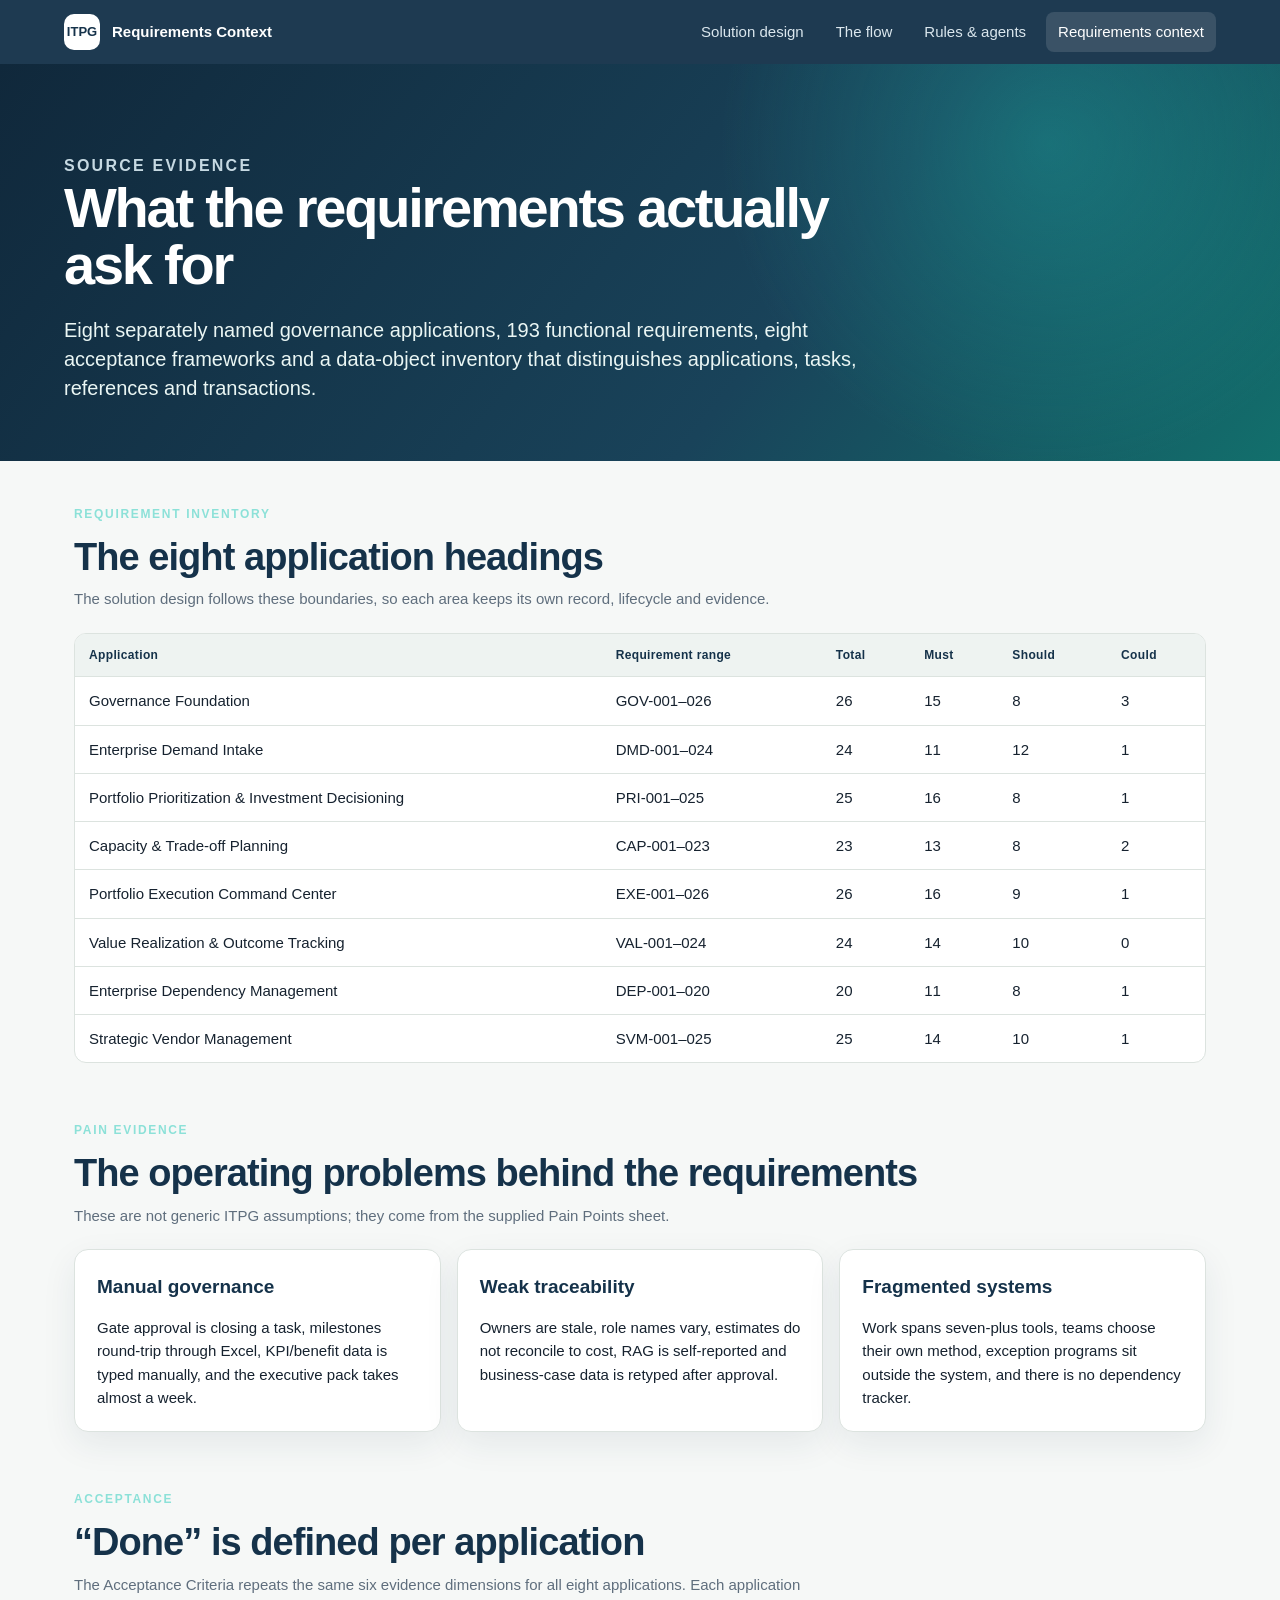
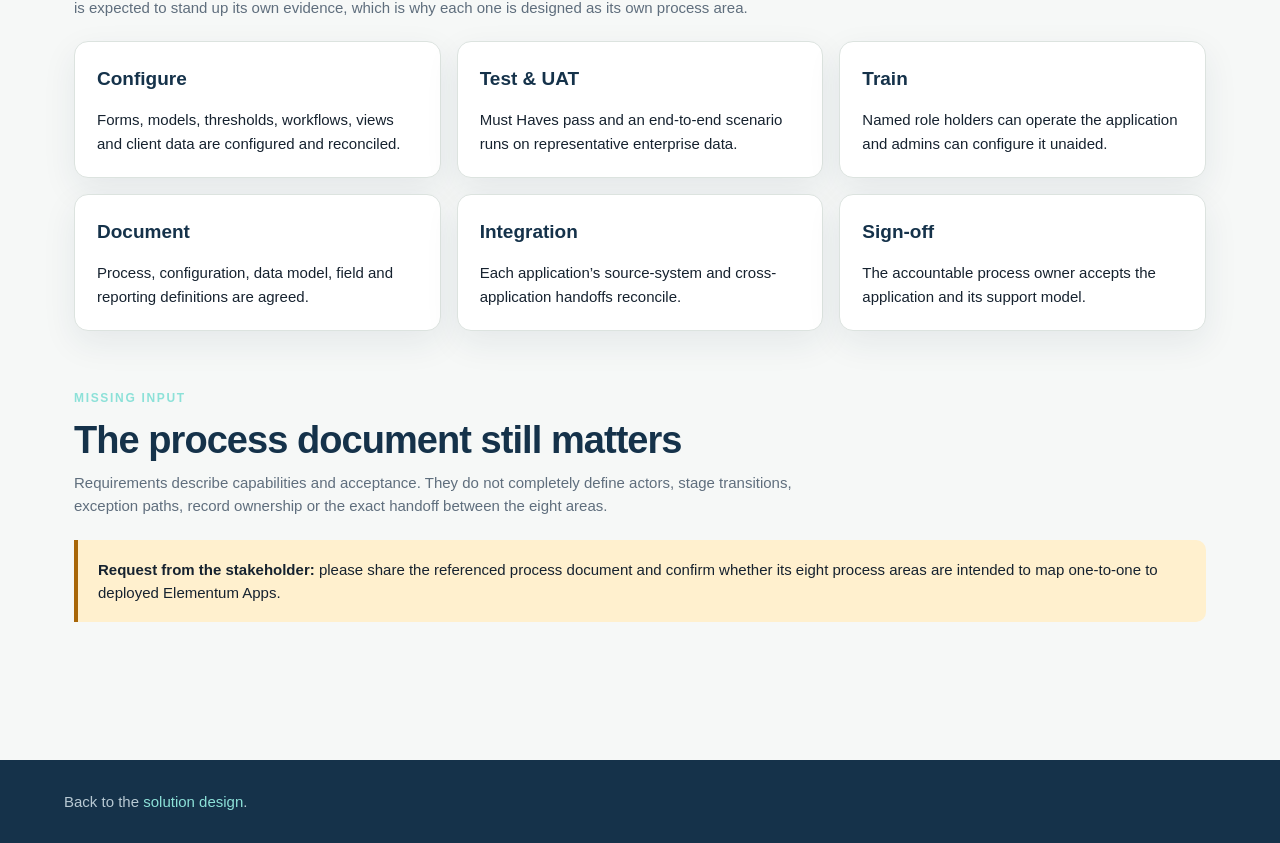
<file: site/pm.html>
<!doctype html>
<html lang="en">
<head>
  <meta charset="utf-8">
  <meta name="viewport" content="width=device-width, initial-scale=1">
  <title>ITPG — Requirements Context</title>
  <link rel="stylesheet" href="styles.css">
</head>
<body>
  <header class="topbar">
    <div class="brand"><span class="brand-mark">ITPG</span> Requirements Context</div>
    <nav class="nav" aria-label="Primary">
      <a href="../index.html">Solution design</a>
      <a href="flow.html">The flow</a>
      <a href="config.html">Rules &amp; agents</a>
      <a href="pm.html" aria-current="page">Requirements context</a>
    </nav>
  </header>

  <main>
    <section class="hero">
      <div class="hero-inner">
        <p class="eyebrow">Source evidence</p>
        <h1>What the requirements actually ask for</h1>
        <p class="hero-sub">Eight separately named governance applications, 193 functional requirements, eight acceptance frameworks and a data-object inventory that distinguishes applications, tasks, references and transactions.</p>
      </div>
    </section>

    <div class="page">
      <section class="section" id="inventory">
        <div class="section-head">
          <p class="eyebrow">Requirement inventory</p>
          <h2>The eight application headings</h2>
          <p class="lede">The solution design follows these boundaries, so each area keeps its own record, lifecycle and evidence.</p>
        </div>
        <div class="table-wrap">
          <table>
            <thead><tr><th>Application</th><th>Requirement range</th><th>Total</th><th>Must</th><th>Should</th><th>Could</th></tr></thead>
            <tbody>
              <tr><td>Governance Foundation</td><td>GOV-001–026</td><td>26</td><td>15</td><td>8</td><td>3</td></tr>
              <tr><td>Enterprise Demand Intake</td><td>DMD-001–024</td><td>24</td><td>11</td><td>12</td><td>1</td></tr>
              <tr><td>Portfolio Prioritization &amp; Investment Decisioning</td><td>PRI-001–025</td><td>25</td><td>16</td><td>8</td><td>1</td></tr>
              <tr><td>Capacity &amp; Trade-off Planning</td><td>CAP-001–023</td><td>23</td><td>13</td><td>8</td><td>2</td></tr>
              <tr><td>Portfolio Execution Command Center</td><td>EXE-001–026</td><td>26</td><td>16</td><td>9</td><td>1</td></tr>
              <tr><td>Value Realization &amp; Outcome Tracking</td><td>VAL-001–024</td><td>24</td><td>14</td><td>10</td><td>0</td></tr>
              <tr><td>Enterprise Dependency Management</td><td>DEP-001–020</td><td>20</td><td>11</td><td>8</td><td>1</td></tr>
              <tr><td>Strategic Vendor Management</td><td>SVM-001–025</td><td>25</td><td>14</td><td>10</td><td>1</td></tr>
            </tbody>
          </table>
        </div>
      </section>

      <section class="section" id="pain">
        <div class="section-head">
          <p class="eyebrow">Pain evidence</p>
          <h2>The operating problems behind the requirements</h2>
          <p class="lede">These are not generic ITPG assumptions; they come from the supplied Pain Points sheet.</p>
        </div>
        <div class="grid three">
          <article class="card"><h3>Manual governance</h3><p>Gate approval is closing a task, milestones round-trip through Excel, KPI/benefit data is typed manually, and the executive pack takes almost a week.</p></article>
          <article class="card"><h3>Weak traceability</h3><p>Owners are stale, role names vary, estimates do not reconcile to cost, RAG is self-reported and business-case data is retyped after approval.</p></article>
          <article class="card"><h3>Fragmented systems</h3><p>Work spans seven-plus tools, teams choose their own method, exception programs sit outside the system, and there is no dependency tracker.</p></article>
        </div>
      </section>

      <section class="section" id="acceptance">
        <div class="section-head">
          <p class="eyebrow">Acceptance</p>
          <h2>“Done” is defined per application</h2>
          <p class="lede">The Acceptance Criteria repeats the same six evidence dimensions for all eight applications. Each application is expected to stand up its own evidence, which is why each one is designed as its own process area.</p>
        </div>
        <div class="grid three">
          <article class="card"><h3>Configure</h3><p>Forms, models, thresholds, workflows, views and client data are configured and reconciled.</p></article>
          <article class="card"><h3>Test &amp; UAT</h3><p>Must Haves pass and an end-to-end scenario runs on representative enterprise data.</p></article>
          <article class="card"><h3>Train</h3><p>Named role holders can operate the application and admins can configure it unaided.</p></article>
          <article class="card"><h3>Document</h3><p>Process, configuration, data model, field and reporting definitions are agreed.</p></article>
          <article class="card"><h3>Integration</h3><p>Each application’s source-system and cross-application handoffs reconcile.</p></article>
          <article class="card"><h3>Sign-off</h3><p>The accountable process owner accepts the application and its support model.</p></article>
        </div>
      </section>

      <section class="section" id="process">
        <div class="section-head">
          <p class="eyebrow">Missing input</p>
          <h2>The process document still matters</h2>
          <p class="lede">Requirements describe capabilities and acceptance. They do not completely define actors, stage transitions, exception paths, record ownership or the exact handoff between the eight areas.</p>
        </div>
        <div class="callout warning"><strong>Request from the stakeholder:</strong> please share the referenced process document and confirm whether its eight process areas are intended to map one-to-one to deployed Elementum Apps.</div>
      </section>
    </div>
  </main>

  <footer class="footer"><div class="footer-inner">Back to the <a href="../index.html">solution design</a>.</div></footer>
  <script src="anchors.js"></script>
</body>
</html>
</file>
<file: site/styles.css>
:root {
  --ink: #16222f;
  --muted: #5f6e7d;
  --paper: #f6f8f7;
  --panel: #ffffff;
  --line: #dce3df;
  --navy: #15324a;
  --teal: #147d78;
  --teal-soft: #dff3f0;
  --blue: #3478b8;
  --blue-soft: #e8f1fa;
  --amber: #a86608;
  --amber-soft: #fff0ce;
  --red: #a43e3e;
  --red-soft: #fbe9e7;
  --purple: #7055a5;
  --purple-soft: #eee9f8;
  --shadow: 0 12px 34px rgba(21, 50, 74, 0.08);
}

* { box-sizing: border-box; }
html { scroll-behavior: smooth; }
body {
  margin: 0;
  color: var(--ink);
  background: var(--paper);
  font: 15px/1.55 Inter, ui-sans-serif, -apple-system, BlinkMacSystemFont, "Segoe UI", sans-serif;
}
a { color: var(--teal); text-decoration: none; }
a:hover { text-decoration: underline; }
code {
  padding: 2px 6px;
  border-radius: 6px;
  background: #edf1ef;
  font: 0.9em ui-monospace, SFMono-Regular, Menlo, monospace;
}

.topbar {
  position: sticky;
  z-index: 30;
  top: 0;
  display: flex;
  align-items: center;
  justify-content: space-between;
  min-height: 64px;
  padding: 0 5vw;
  color: #fff;
  background: rgba(21, 50, 74, 0.96);
  backdrop-filter: blur(12px);
}
.brand { display: flex; align-items: center; gap: 12px; font-weight: 750; }
.brand-mark {
  display: grid;
  width: 36px;
  height: 36px;
  place-items: center;
  border-radius: 10px;
  color: var(--navy);
  background: #fff;
  font-size: 13px;
}
.nav { display: flex; gap: 8px; }
.nav a {
  padding: 8px 12px;
  border-radius: 8px;
  color: #dbe7ee;
}
.nav a[aria-current="page"], .nav a:hover {
  color: #fff;
  background: rgba(255,255,255,.12);
  text-decoration: none;
}

.hero {
  padding: 72px 5vw 58px;
  color: #fff;
  background:
    radial-gradient(circle at 82% 20%, rgba(29, 177, 167, .36), transparent 30%),
    linear-gradient(128deg, #10283b, #19435a 62%, #126f6c);
}
.hero-inner, .page, .footer-inner { width: min(1180px, 100%); margin: 0 auto; }
.eyebrow {
  margin: 0 0 12px;
  color: #8ce1d8;
  font-size: 12px;
  font-weight: 800;
  letter-spacing: .14em;
  text-transform: uppercase;
}
h1 { max-width: 850px; margin: 0; font-size: clamp(36px, 5vw, 66px); line-height: 1.03; letter-spacing: -.04em; }
.hero h1 { font-size: clamp(34px, 4.4vw, 56px); }
.hero p { max-width: 820px; margin: 18px 0 0; color: #c6d9e2; font-size: 16px; }
.hero p.hero-sub { margin-top: 22px; color: #eaf6f4; font-size: 20px; line-height: 1.45; }
.hero p.hero-sub strong { color: #8ce1d8; font-weight: 800; }
.hero-actions { display: flex; flex-wrap: wrap; gap: 12px; margin-top: 28px; }
.button {
  display: inline-flex;
  align-items: center;
  gap: 8px;
  padding: 10px 15px;
  border: 1px solid var(--line);
  border-radius: 9px;
  color: var(--ink);
  background: #fff;
  font-weight: 700;
  box-shadow: 0 5px 18px rgba(0,0,0,.08);
}
.button:hover { text-decoration: none; transform: translateY(-1px); }
.button.secondary { color: #fff; border-color: rgba(255,255,255,.35); background: transparent; }

.page { padding: 44px 24px 80px; }
.section { margin: 0 0 58px; scroll-margin-top: 88px; }
.section-head { margin-bottom: 22px; }
.section-head h2 { margin-bottom: 8px; }
.section-head .lede { max-width: 88ch; }
h2 { margin: 0; color: var(--navy); font-size: clamp(27px, 3vw, 38px); line-height: 1.15; letter-spacing: -.025em; }
h3 { margin: 0 0 10px; color: var(--navy); font-size: 19px; }
.lede { margin: 0; color: var(--muted); }
.small { color: var(--muted); font-size: 13px; }

.grid { display: grid; gap: 16px; }
.grid.two { grid-template-columns: repeat(2, minmax(0, 1fr)); }
.grid.three { grid-template-columns: repeat(3, minmax(0, 1fr)); }
.grid.four { grid-template-columns: repeat(4, minmax(0, 1fr)); }
.card {
  padding: 22px;
  border: 1px solid var(--line);
  border-radius: 14px;
  background: var(--panel);
  box-shadow: var(--shadow);
}
.card p:last-child { margin-bottom: 0; }
.card-label { color: var(--teal); font-size: 11px; font-weight: 800; letter-spacing: .11em; text-transform: uppercase; }
.metric { font-size: 32px; font-weight: 800; line-height: 1; }
.chip {
  display: inline-block;
  margin: 2px 4px 2px 0;
  padding: 4px 9px;
  border-radius: 99px;
  color: #305464;
  background: var(--blue-soft);
  font-size: 12px;
  font-weight: 700;
}
.chip.core { color: #0d665f; background: var(--teal-soft); }
.chip.tenant { color: #865707; background: var(--amber-soft); }
.chip.optional { color: #60458d; background: var(--purple-soft); }
.callout {
  padding: 18px 20px;
  border-left: 4px solid var(--teal);
  border-radius: 0 10px 10px 0;
  background: var(--teal-soft);
}
.callout.warning { border-color: var(--amber); background: var(--amber-soft); }

.flow {
  display: flex;
  align-items: stretch;
  gap: 10px;
  overflow-x: auto;
  padding: 8px 4px 18px;
}
.flow-node {
  position: relative;
  min-width: 150px;
  padding: 18px 14px;
  border: 1px solid #b9d2cd;
  border-radius: 12px;
  background: #fff;
  text-align: center;
  box-shadow: var(--shadow);
}
.flow-node:not(:last-child)::after {
  position: absolute;
  z-index: 2;
  top: 50%;
  right: -18px;
  content: "→";
  color: var(--teal);
  font-size: 22px;
  font-weight: 900;
  transform: translateY(-50%);
}
.flow-node strong { display: block; color: var(--navy); }
.flow-node span { display: block; margin-top: 5px; color: var(--muted); font-size: 12px; }
.flow-node.active { color: #fff; border-color: var(--teal); background: var(--teal); }
.flow-node.active strong, .flow-node.active span { color: #fff; }

.spine {
  position: relative;
  display: grid;
  grid-template-columns: repeat(5, minmax(145px, 1fr));
  gap: 18px;
  padding: 36px 0 12px;
}
.spine::before {
  position: absolute;
  top: 67px;
  right: 8%;
  left: 8%;
  height: 3px;
  content: "";
  background: #a9c9c5;
}
.spine-item { position: relative; z-index: 1; text-align: center; }
.spine-dot {
  display: grid;
  width: 62px;
  height: 62px;
  margin: 0 auto 12px;
  place-items: center;
  border: 6px solid var(--paper);
  border-radius: 50%;
  color: #fff;
  background: var(--teal);
  font-weight: 850;
  box-shadow: 0 0 0 2px #8cbeb8;
}
.spine-item p { margin: 5px 0; color: var(--muted); font-size: 12px; }

.swimlane { overflow-x: auto; border: 1px solid var(--line); border-radius: 14px; background: #fff; box-shadow: var(--shadow); }
.lane { display: grid; min-width: 900px; grid-template-columns: 145px repeat(6, minmax(120px, 1fr)); border-bottom: 1px solid var(--line); }
.lane:last-child { border-bottom: 0; }
.lane > div { min-height: 74px; padding: 14px; border-left: 1px solid var(--line); }
.lane > div:first-child { border-left: 0; color: var(--navy); background: #f0f4f3; font-weight: 800; }
.lane .event { margin: -5px; padding: 9px; border-radius: 8px; color: #174f4a; background: var(--teal-soft); font-size: 12px; font-weight: 700; }
.lane .external { color: #60458d; background: var(--purple-soft); }

.timeline { counter-reset: wave; }
.wave {
  position: relative;
  display: grid;
  grid-template-columns: 80px minmax(0, 1fr) minmax(180px, .35fr);
  gap: 18px;
  align-items: start;
  padding: 20px 0;
  border-top: 1px solid var(--line);
}
.wave-number {
  display: grid;
  width: 50px;
  height: 50px;
  place-items: center;
  border-radius: 12px;
  color: #fff;
  background: var(--navy);
  font-size: 20px;
  font-weight: 850;
}
.wave h3 { margin-bottom: 3px; }
.wave aside { color: var(--muted); font-size: 13px; }

.table-wrap { overflow-x: auto; border: 1px solid var(--line); border-radius: 12px; background: #fff; }
table { width: 100%; border-collapse: collapse; }
th, td { padding: 12px 14px; border-bottom: 1px solid var(--line); text-align: left; vertical-align: top; }
th { color: var(--navy); background: #eef3f1; font-size: 12px; letter-spacing: .03em; }
tr:last-child td { border-bottom: 0; }

.checklist { display: grid; gap: 8px; padding: 0; list-style: none; }
.checklist li { position: relative; padding-left: 28px; }
.checklist li::before {
  position: absolute;
  top: 2px;
  left: 0;
  display: grid;
  width: 19px;
  height: 19px;
  place-items: center;
  border-radius: 5px;
  content: "✓";
  color: #fff;
  background: var(--teal);
  font-size: 12px;
  font-weight: 900;
}
.tabs { display: flex; flex-wrap: wrap; gap: 7px; margin-bottom: 18px; }
.tabs a { padding: 7px 10px; border: 1px solid var(--line); border-radius: 8px; color: var(--navy); background: #fff; font-size: 13px; font-weight: 700; }
.tabs a:hover { color: #fff; background: var(--teal); text-decoration: none; }

.footer { padding: 30px 5vw; color: #b8c9d3; background: var(--navy); }
.footer a { color: #8ce1d8; }

/* ---- specification components ---- */
.meta {
  display: grid;
  grid-template-columns: repeat(4, minmax(0, 1fr));
  gap: 1px;
  overflow: hidden;
  margin: 26px 0 0;
  border: 1px solid rgba(255,255,255,.22);
  border-radius: 12px;
  background: rgba(255,255,255,.22);
}
.meta div { padding: 13px 15px; background: rgba(9, 30, 45, .55); }
.meta dt { margin: 0 0 3px; color: #8ce1d8; font-size: 11px; font-weight: 800; letter-spacing: .1em; text-transform: uppercase; }
.meta dd { margin: 0; color: #fff; font-weight: 700; }

.counts { display: grid; grid-template-columns: repeat(6, minmax(0, 1fr)); gap: 12px; }
.count {
  padding: 16px;
  border: 1px solid var(--line);
  border-radius: 12px;
  background: #fff;
  text-align: center;
  box-shadow: var(--shadow);
}
.count b { display: block; color: var(--navy); font-size: 27px; line-height: 1.1; }
.count span { color: var(--muted); font-size: 12px; font-weight: 700; }

.badge {
  display: inline-block;
  padding: 3px 8px;
  border-radius: 5px;
  font-size: 11px;
  font-weight: 800;
  letter-spacing: .03em;
  white-space: nowrap;
}
.badge-app { color: #0d665f; background: var(--teal-soft); }
.badge-element { color: #305464; background: var(--blue-soft); }
.badge-table { color: #60458d; background: var(--purple-soft); }
.badge-auto { color: #865707; background: var(--amber-soft); }
.badge-agent { color: #8c3535; background: var(--red-soft); }
.badge-view { color: #40514a; background: #e6ebe8; }

.spec { overflow: hidden; margin: 0 0 20px; border: 1px solid var(--line); border-radius: 14px; background: #fff; box-shadow: var(--shadow); }
.spec > header {
  display: flex;
  flex-wrap: wrap;
  align-items: baseline;
  gap: 10px 16px;
  padding: 16px 20px;
  border-bottom: 1px solid var(--line);
  background: #f0f4f3;
}
.spec > header h3 { margin: 0; font-size: 20px; }
.spec > header .ids { color: var(--muted); font-size: 13px; }
.spec-body { padding: 20px; }
.spec-body > *:first-child { margin-top: 0; }
.spec-body h4 { margin: 22px 0 9px; color: var(--navy); font-size: 13px; letter-spacing: .07em; text-transform: uppercase; }
.spec-body table { font-size: 14px; }
.spec-body th, .spec-body td { padding: 9px 12px; }

.pill { display: inline-block; margin: 2px 3px 2px 0; padding: 3px 9px; border: 1px solid var(--line); border-radius: 99px; font-size: 12px; font-weight: 700; }
.pill.open { color: #14524d; border-color: #9ccfc9; background: var(--teal-soft); }
.pill.closed { color: #6a4b4b; border-color: #dcb9b4; background: var(--red-soft); }

.decide { color: var(--amber); font-size: 12px; font-weight: 800; }
.mono { font: 0.86em ui-monospace, SFMono-Regular, Menlo, monospace; }

@media (max-width: 900px) {
  .meta { grid-template-columns: repeat(2, minmax(0, 1fr)); }
  .counts { grid-template-columns: repeat(2, minmax(0, 1fr)); }
}

/* ---- bucket cards ---- */
.bucket { border-top: 5px solid var(--teal); }
.bucket.two { border-top-color: var(--blue); }
.bucket h3 { font-size: 24px; }
.bucket .ids { color: var(--muted); font-size: 13px; }
.steps { margin: 14px 0 0; padding: 0; list-style: none; counter-reset: step; }
.steps li { position: relative; padding: 7px 0 7px 34px; border-top: 1px solid var(--line); }
.steps li:first-child { border-top: 0; }
.steps li::before {
  position: absolute;
  top: 9px;
  left: 0;
  display: grid;
  width: 22px;
  height: 22px;
  place-items: center;
  border-radius: 50%;
  background: var(--teal-soft);
  color: #0d665f;
  content: counter(step);
  counter-increment: step;
  font-size: 12px;
  font-weight: 800;
}
.bucket.two .steps li::before { background: var(--blue-soft); color: #295a80; }
.steps b { color: var(--navy); }

/* ---- relationship map ---- */
.map-wrap {
  overflow-x: auto;
  padding: 10px;
  border: 1px solid var(--line);
  border-radius: 14px;
  background: linear-gradient(#fff, #f7faf9);
  box-shadow: var(--shadow);
}
.map-svg { display: block; width: 100%; min-width: 900px; height: auto; }
.map-edges .edge { fill: none; stroke: #b7c9c6; stroke-width: 1.6; transition: stroke .15s, stroke-width .15s; }
.map-edges .edge.is-active { stroke: var(--teal); stroke-width: 2.8; }
.edge-label { fill: var(--muted); font-size: 11px; font-weight: 700; }
.map-node { cursor: pointer; }
.map-node rect { fill: #fff; stroke: #b9c9c5; stroke-width: 1.4; transition: opacity .15s, stroke .15s; }
.map-node text { fill: var(--navy); font-size: 12px; font-weight: 700; pointer-events: none; }
.map-node.is-hub rect { stroke-width: 2.4; }
.map-node:hover rect, .map-node:focus rect { stroke: var(--teal); stroke-width: 2.6; }
.map-node:focus { outline: none; }
.map-node.is-dim { opacity: .38; }
.map-node.t-spine rect { fill: #e6f5f2; stroke: #4aa39b; }
.map-node.t-app rect { fill: #f2faf8; stroke: #6bb3ab; }
.map-node.t-child rect { fill: #fff; stroke: #b9c9c5; }
.map-node.t-optional rect { fill: var(--purple-soft); stroke: #a893cd; }
.map-node.t-element rect { fill: var(--blue-soft); stroke: #91b6d6; }
.map-node.t-table rect { fill: #f1f3f2; stroke: #b2bcb8; stroke-dasharray: 4 3; }
.legend { display: flex; flex-wrap: wrap; gap: 14px; margin-top: 12px; color: var(--muted); font-size: 12px; font-weight: 700; }
.legend span { display: inline-flex; align-items: center; gap: 6px; }
.swatch { width: 14px; height: 14px; border: 1.4px solid #b9c9c5; border-radius: 4px; background: #fff; }
.swatch.t-spine { border-color: #4aa39b; background: #e6f5f2; }
.swatch.t-optional { border-color: #a893cd; background: var(--purple-soft); }
.swatch.t-element { border-color: #91b6d6; background: var(--blue-soft); }
.swatch.t-table { border-color: #b2bcb8; border-style: dashed; background: #f1f3f2; }

/* ---- explorer tiles ---- */
.explorer-bar { display: flex; flex-wrap: wrap; align-items: center; gap: 8px; margin-bottom: 16px; }
.filter, .ghost-button {
  padding: 7px 12px;
  border: 1px solid var(--line);
  border-radius: 99px;
  background: #fff;
  color: var(--navy);
  font: inherit;
  font-size: 13px;
  font-weight: 700;
  cursor: pointer;
}
.filter .n { color: var(--muted); font-weight: 800; }
.filter:hover, .ghost-button:hover { border-color: var(--teal); }
.filter.is-on { color: #fff; border-color: var(--teal); background: var(--teal); }
.filter.is-on .n { color: #cdeee9; }
.ghost-button { margin-left: auto; }

.tiles { display: grid; grid-template-columns: repeat(auto-fill, minmax(275px, 1fr)); gap: 14px; align-items: start; }
.tile {
  border: 1px solid var(--line);
  border-left: 4px solid #b9c9c5;
  border-radius: 12px;
  background: #fff;
  box-shadow: var(--shadow);
  transition: box-shadow .15s, border-color .15s;
}
.tile.t-spine { border-left-color: var(--teal); }
.tile.t-app { border-left-color: #6bb3ab; }
.tile.t-element { border-left-color: var(--blue); }
.tile.t-table { border-left-color: #9aa5a1; }
.tile[open] { grid-column: 1 / -1; box-shadow: 0 16px 40px rgba(21,50,74,.14); }
.tile.is-flash { border-color: var(--teal); box-shadow: 0 0 0 3px var(--teal-soft), var(--shadow); }
.tile summary { display: grid; gap: 5px; padding: 16px 18px; cursor: pointer; list-style: none; }
.tile summary::-webkit-details-marker { display: none; }
.tile summary:focus-visible { outline: 2px solid var(--teal); outline-offset: 2px; }
.tile-type { color: var(--teal); font-size: 11px; font-weight: 800; letter-spacing: .1em; text-transform: uppercase; }
.tile.t-app .tile-type { color: #3f8f88; }
.tile.t-element .tile-type { color: var(--blue); }
.tile.t-table .tile-type { color: #6c7a75; }
.tile-title { color: var(--navy); font-size: 17px; font-weight: 800; }
.tile-blurb { color: var(--muted); font-size: 13px; }
.tile-meta { display: flex; flex-wrap: wrap; gap: 8px; align-items: center; color: var(--muted); font-size: 12px; }
.tile-more { margin-left: auto; color: var(--teal); font-weight: 800; }
.tile[open] .tile-more::after { content: " ▾"; }
.tile:not([open]) .tile-more::after { content: " ▸"; }
.tile-detail { padding: 4px 18px 20px; border-top: 1px solid var(--line); }
.tile-detail h5 { margin: 20px 0 8px; color: var(--navy); font-size: 12px; letter-spacing: .08em; text-transform: uppercase; }
.tile-detail table { font-size: 13px; }
.tile-detail th, .tile-detail td { padding: 8px 11px; }
.flow-tight .flow-node { min-width: 118px; padding: 11px 10px; }
.flow-tight .flow-node:not(:last-child)::after { right: -16px; font-size: 18px; }

.rel-list { display: grid; gap: 7px; margin: 0; padding: 0; list-style: none; }
.rel-list li { display: grid; grid-template-columns: minmax(190px, auto) 1fr; gap: 12px; align-items: baseline; padding: 7px 0; border-top: 1px solid var(--line); }
.rel-list li:first-child { border-top: 0; }
.rel { display: inline-flex; align-items: center; gap: 7px; font-weight: 700; }
.rel-note { color: var(--muted); font-size: 13px; }
.dot { width: 10px; height: 10px; border: 1.4px solid #b9c9c5; border-radius: 3px; background: #fff; }
.dot.t-spine { border-color: #4aa39b; background: #e6f5f2; }
.dot.t-app { border-color: #6bb3ab; background: #f2faf8; }
.dot.t-element { border-color: #91b6d6; background: var(--blue-soft); }
.dot.t-table { border-color: #b2bcb8; background: #f1f3f2; }

@media (max-width: 700px) {
  .rel-list li { grid-template-columns: 1fr; gap: 2px; }
}

.job { position: relative; padding-top: 22px; }
.job-n {
  position: absolute;
  top: -13px;
  left: 20px;
  display: grid;
  width: 28px;
  height: 28px;
  place-items: center;
  border: 2px solid var(--teal);
  border-radius: 50%;
  background: #fff;
  color: var(--teal);
  font-size: 13px;
  font-weight: 800;
}
.job h3 { margin: 10px 0 6px; }
.job .badge { margin-left: 34px; }

/* ---- component chips ---- */
.chips { display: flex; flex-wrap: wrap; gap: 7px; margin-top: 11px; }
.chip-ref {
  display: inline-flex;
  flex-direction: column;
  gap: 1px;
  max-width: 290px;
  padding: 7px 11px;
  border: 1px solid var(--line);
  border-left: 3px solid #b9c9c5;
  border-radius: 8px;
  background: #fff;
  font-size: 12.5px;
}
.chip-ref:hover { border-color: var(--teal); text-decoration: none; box-shadow: 0 4px 12px rgba(21,50,74,.09); }
.chip-ref.t-spine { border-left-color: var(--teal); }
.chip-ref.t-app { border-left-color: #6bb3ab; }
.chip-ref.t-element { border-left-color: var(--blue); }
.chip-ref.t-table { border-left-color: #9aa5a1; border-style: dashed; border-left-style: solid; }
.chip-name { color: var(--navy); font-weight: 800; }
.chip-note { color: var(--muted); }
.chip-note:empty { display: none; }

/* ---- flow walkthroughs ---- */
.journey {
  margin: 0 0 20px;
  padding: 22px;
  border: 1px solid var(--line);
  border-radius: 14px;
  background: #fff;
  box-shadow: var(--shadow);
}
.journey > header { padding-bottom: 18px; border-bottom: 1px solid var(--line); }
.journey > header h3 { margin: 5px 0 6px; font-size: 22px; }
.journey > header p { margin: 0; max-width: 88ch; color: var(--muted); }
.journey-meta { display: flex; flex-wrap: wrap; gap: 8px 26px; margin-top: 10px !important; font-size: 13px; }
.journey-meta b { margin-right: 6px; color: var(--teal); font-size: 11px; font-weight: 800; letter-spacing: .08em; text-transform: uppercase; }

.snake { display: grid; gap: 34px 40px; margin-top: 20px; }
.snake-card {
  position: relative;
  display: grid;
  gap: 8px;
  padding: 15px 16px;
  border: 1px solid var(--line);
  border-top: 3px solid var(--teal);
  border-radius: 12px;
  background: #fff;
  box-shadow: 0 6px 18px rgba(21,50,74,.07);
  font: inherit;
  text-align: left;
  cursor: pointer;
  transition: transform .12s, box-shadow .12s, border-color .12s;
}
.snake-card:hover, .snake-card:focus-visible { border-color: var(--teal); box-shadow: 0 14px 30px rgba(21,50,74,.14); transform: translateY(-2px); }
.snake-card:focus-visible { outline: 2px solid var(--teal); outline-offset: 3px; }
.snake-top { display: flex; flex-wrap: wrap; gap: 8px; align-items: center; }
.snake-n {
  display: grid;
  width: 24px;
  height: 24px;
  flex: none;
  place-items: center;
  border-radius: 50%;
  background: var(--teal);
  color: #fff;
  font-size: 12px;
  font-weight: 800;
}
.snake-title { color: var(--navy); font-size: 15.5px; font-weight: 800; line-height: 1.3; }
.step-actor {
  padding: 3px 9px;
  border-radius: 99px;
  background: var(--teal-soft);
  color: #0d665f;
  font-size: 11px;
  font-weight: 800;
  letter-spacing: .05em;
  text-transform: uppercase;
}
.snake-foot { display: flex; flex-wrap: wrap; gap: 8px; align-items: center; margin-top: 2px; }
.snake-foot .dots { display: inline-flex; gap: 3px; }
.snake-count { color: var(--muted); font-size: 12px; font-weight: 700; }
.snake-card::after {
  position: absolute;
  color: #9fb5b0;
  content: "";
  font-size: 20px;
  font-weight: 800;
  line-height: 1;
}
.snake-card[data-dir="right"]::after { top: 50%; right: -27px; content: "→"; transform: translateY(-50%); }
.snake-card[data-dir="left"]::after { top: 50%; left: -27px; content: "←"; transform: translateY(-50%); }
.snake-card[data-dir="down"]::after { bottom: -27px; left: 50%; content: "↓"; transform: translateX(-50%); }
.snake-card[data-dir="end"]::after { display: none; }

/* ---- step modal ---- */
.modal {
  width: min(760px, calc(100vw - 32px));
  padding: 0;
  border: 0;
  border-radius: 16px;
  box-shadow: 0 30px 80px rgba(9, 30, 45, .4);
}
.modal::backdrop { background: rgba(9, 30, 45, .55); }
.modal-inner { display: grid; }
.modal > .modal-inner > header { position: relative; padding: 22px 56px 18px 24px; border-bottom: 1px solid var(--line); background: #f7faf9; }
.modal-eyebrow { margin: 0; color: var(--teal); font-size: 11px; font-weight: 800; letter-spacing: .12em; text-transform: uppercase; }
.modal-flow { margin: 3px 0 12px; color: var(--muted); font-size: 13px; font-weight: 700; }
.modal-head { display: grid; gap: 8px; justify-items: start; }
.modal-title { margin: 0; font-size: 23px; }
.modal-close {
  position: absolute;
  top: 16px;
  right: 16px;
  width: 32px;
  height: 32px;
  border: 1px solid var(--line);
  border-radius: 8px;
  background: #fff;
  color: var(--navy);
  font-size: 19px;
  line-height: 1;
  cursor: pointer;
}
.modal-close:hover { border-color: var(--teal); color: var(--teal); }
.modal-wide { width: min(1040px, calc(100vw - 32px)); }
.modal-wide .modal-body { max-height: min(70vh, 720px); overflow-y: auto; padding-bottom: 22px; }
.modal-body { padding: 20px 24px 4px; }
.modal-what { margin: 0; color: var(--ink); font-size: 15.5px; }
.modal-body h5 { margin: 20px 0 0; color: var(--navy); font-size: 12px; letter-spacing: .08em; text-transform: uppercase; }
.modal > .modal-inner > footer { display: flex; gap: 10px; justify-content: space-between; padding: 18px 24px 22px; }
.modal footer .ghost-button { margin: 0; }
.modal footer .ghost-button:disabled { border-color: var(--line); color: #a9b4b1; cursor: default; }

#coverage-head { margin: 34px 0 4px; }
.where { display: inline-block; margin: 2px 5px 2px 0; padding: 2px 8px; border-radius: 6px; background: #eef3f1; color: var(--navy); font-size: 12px; font-weight: 700; }
.where.missing { background: var(--red-soft); color: #8c3535; }

/* ---- client configuration ---- */
.config-group { margin: 0 0 26px; }
.config-group h3 { margin: 0 0 5px; font-size: 20px; }
.config-group .lede { margin-bottom: 12px; }
.config-group td:first-child { white-space: nowrap; }
.config-group .chip-ref { max-width: none; }

@media (max-width: 900px) {
  .journey > header { grid-template-columns: 1fr; gap: 14px; }
}

/* ---- optional modules ---- */
.module {
  margin: 0 0 18px;
  padding: 20px;
  border: 1px solid var(--line);
  border-left: 4px solid var(--purple);
  border-radius: 14px;
  background: #fff;
  box-shadow: var(--shadow);
}
.module > header { display: grid; gap: 12px; }
.module > header h3 { margin: 5px 0 6px; font-size: 21px; }
.module > header p { margin: 0; color: var(--muted); }
.module .tile-type { color: var(--purple); }
.module-prereq {
  max-width: 88ch;
  padding: 11px 13px;
  border-radius: 10px;
  background: var(--purple-soft);
  color: #503a7d !important;
  font-size: 13px;
  font-weight: 600;
}
.module h5 { margin: 20px 0 8px; color: var(--navy); font-size: 12px; letter-spacing: .08em; text-transform: uppercase; }
.module-plug { margin: 0 0 4px; color: var(--muted); }
.module-adds { display: grid; gap: 5px; margin: 0 0 18px; padding-left: 20px; }
.module-adds strong { color: var(--navy); }
.module .tiles { grid-template-columns: repeat(auto-fill, minmax(260px, 1fr)); }

@media (max-width: 900px) {
  .module > header { grid-template-columns: 1fr; gap: 12px; }
}

@media print {
  .explorer-bar, .tile-more { display: none; }
  .tile[open] { box-shadow: none; }
  .map-wrap { box-shadow: none; }
}

@media (max-width: 850px) {
  .nav a:first-child { display: none; }
  .section-head, .grid.two, .grid.three, .grid.four { grid-template-columns: 1fr; }
  .spine { grid-template-columns: 1fr; }
  .spine::before { top: 5%; bottom: 5%; left: 30px; width: 3px; height: auto; }
  .spine-item { display: grid; grid-template-columns: 62px 1fr; gap: 12px; text-align: left; }
  .spine-item p { grid-column: 2; margin-top: -24px; }
  .wave { grid-template-columns: 56px 1fr; }
  .wave aside { grid-column: 2; }
}

@media print {
  .topbar, .hero-actions, .tabs { display: none; }
  body { background: #fff; }
  .hero { padding: 35px; color: var(--ink); background: #fff; }
  .hero p { color: var(--muted); }
  .card, .swimlane { box-shadow: none; }
  .section { break-inside: avoid; }
}

/* ---- eight-application workbook proposal ---- */
.source-note { margin-bottom: 22px; }
.source-note strong { display: block; margin-bottom: 4px; }

.badge-task { color: #694d21; background: #f8e8c8; }
.entity-model .card { border-top: 4px solid var(--teal); }
.entity-model .card:nth-child(2) { border-top-color: #b47b28; }
.entity-model .card:nth-child(3) { border-top-color: var(--blue); }
.entity-model .card:nth-child(4) { border-top-color: #87948f; }
.entity-model h3 { margin-top: 10px; }

.suite-map {
  display: grid;
  gap: 24px;
  padding: 24px;
  border: 1px solid var(--line);
  border-radius: 14px;
  background:
    linear-gradient(rgba(255,255,255,.92), rgba(255,255,255,.92)),
    radial-gradient(circle at 50% 20%, var(--teal-soft), transparent 55%);
  box-shadow: var(--shadow);
}
.suite-main {
  display: grid;
  grid-template-columns: minmax(130px,1fr) 28px minmax(130px,1fr) 28px minmax(130px,1fr) 28px minmax(130px,1fr) 28px minmax(130px,1fr);
  gap: 6px;
  align-items: center;
}
.suite-main > i { color: #78918c; font-size: 24px; font-style: normal; font-weight: 800; text-align: center; }
.suite-sidecars { display: grid; grid-template-columns: repeat(2, minmax(0, 1fr)); gap: 18px; width: min(760px, 100%); margin: 0 auto; }
.suite-node {
  position: relative;
  display: grid;
  gap: 4px;
  padding: 14px;
  border: 1px solid #9ec6c1;
  border-radius: 11px;
  background: #fff;
  color: var(--navy);
  font: inherit;
  text-align: left;
  cursor: pointer;
  box-shadow: 0 5px 16px rgba(21,50,74,.07);
}
.suite-node:hover, .suite-node:focus-visible { border-color: var(--teal); box-shadow: 0 10px 24px rgba(21,50,74,.14); }
.suite-node > span {
  position: absolute;
  top: -10px;
  left: -8px;
  display: grid;
  width: 25px;
  height: 25px;
  place-items: center;
  border-radius: 50%;
  background: var(--teal);
  color: #fff;
  font-size: 12px;
  font-weight: 800;
}
.suite-node strong { font-size: 14px; }
.suite-node small { color: var(--muted); }
.suite-node.foundation { width: min(520px, 100%); margin: 0 auto; border-color: #93b6d5; background: var(--blue-soft); text-align: center; }
.suite-node.foundation::after { position: absolute; bottom: -24px; left: 50%; color: #78918c; content: "↓"; font-size: 20px; transform: translateX(-50%); }
.suite-sidecars::before { grid-column: 1 / -1; color: var(--muted); content: "↖ support planning and delivery in parallel ↗"; font-size: 12px; font-weight: 800; text-align: center; text-transform: uppercase; }

.eight-grid { display: grid; grid-template-columns: repeat(4, minmax(0, 1fr)); gap: 12px; margin-top: 20px; }
.eight-card {
  position: relative;
  display: grid;
  gap: 5px;
  min-height: 150px;
  padding: 17px;
  border: 1px solid var(--line);
  border-top: 4px solid var(--teal);
  border-radius: 12px;
  background: #fff;
  color: var(--ink);
  font: inherit;
  text-align: left;
  cursor: pointer;
  box-shadow: var(--shadow);
}
.eight-card:hover, .eight-card:focus-visible { border-color: var(--teal); transform: translateY(-2px); }
.eight-card strong { color: var(--navy); font-size: 16px; }
.eight-card > span:not(.tile-type):not(.eight-n) { color: var(--muted); font-size: 13px; }
.eight-card small { align-self: end; color: var(--muted); }
.eight-n {
  position: absolute;
  top: 12px;
  right: 12px;
  display: grid;
  width: 26px;
  height: 26px;
  place-items: center;
  border-radius: 50%;
  background: var(--teal-soft);
  color: var(--teal);
  font-size: 12px;
  font-weight: 800;
}

.app-spec {
  margin-bottom: 15px;
  border: 1px solid var(--line);
  border-left: 5px solid var(--teal);
  border-radius: 13px;
  background: #fff;
  box-shadow: var(--shadow);
  scroll-margin-top: 88px;
}
.app-spec.is-flash { border-color: var(--teal); box-shadow: 0 0 0 3px var(--teal-soft), var(--shadow); }
.app-spec > summary {
  display: grid;
  grid-template-columns: 40px minmax(0, 1fr) auto;
  gap: 14px;
  align-items: center;
  padding: 17px;
  cursor: pointer;
  list-style: none;
}
.app-spec > summary::-webkit-details-marker { display: none; }
.app-summary-n { display: grid; width: 32px; height: 32px; place-items: center; border-radius: 50%; background: var(--teal); color: #fff; font-weight: 800; }
.app-summary-title { display: block; margin: 3px 0; color: var(--navy); font-size: 18px; font-weight: 800; }
.app-summary-copy { display: block; color: var(--muted); font-size: 13px; }
.app-summary-meta { color: var(--muted); font-size: 12px; font-weight: 700; text-align: right; }
.app-spec-body { padding: 20px; border-top: 1px solid var(--line); }
.app-spec-body h4 { margin: 24px 0 9px; color: var(--navy); font-size: 12px; letter-spacing: .08em; text-transform: uppercase; }
.app-spec-body h4:first-child { margin-top: 0; }
.app-identity { display: grid; grid-template-columns: 2fr 1fr 2fr; gap: 10px; }
.app-identity div { padding: 11px 13px; border-radius: 9px; background: #f3f7f5; }
.app-identity span { display: block; margin-bottom: 3px; color: var(--muted); font-size: 10px; font-weight: 800; letter-spacing: .08em; text-transform: uppercase; }
.app-identity strong { color: var(--navy); }
.stage-strip { display: flex; flex-wrap: wrap; gap: 0; }
.stage-hint { margin: 0 0 10px; }
.stage-chip {
  position: relative;
  margin: 0 20px 8px 0;
  padding: 8px 11px;
  border: 1px solid #a9ccc8;
  border-radius: 7px;
  background: var(--teal-soft);
  color: #155b56;
  cursor: pointer;
  font: inherit;
  font-size: 12px;
  font-weight: 800;
}
.stage-chip:hover, .stage-chip:focus-visible {
  border-color: var(--teal);
  background: #fff;
  outline: none;
}
.stage-chip:not(:last-child)::after {
  position: absolute;
  top: 50%;
  right: -16px;
  color: #78918c;
  content: "→";
  pointer-events: none;
  transform: translateY(-50%);
}
.spec-grid { margin-top: 4px; }

.entity-pills { display: flex; flex-wrap: wrap; gap: 7px; }
.entity-pill { padding: 5px 9px; border: 1px solid var(--line); border-radius: 7px; background: #fff; font-size: 12px; font-weight: 700; }
.entity-pill.task { color: #694d21; border-color: #d9bd86; background: #fff8e9; }
.entity-pill.element { color: #305464; border-color: #aec8dc; background: var(--blue-soft); }
.entity-pill.table { color: #5b6763; border-color: #aeb8b4; border-style: dashed; background: #f1f3f2; }

.handoffs { display: grid; gap: 9px; margin: 0; padding: 0; list-style: none; }
.handoffs li { display: grid; gap: 4px; }
.handoffs .chip-ref { max-width: none; }
.handoff-note { color: var(--muted); font-size: 12px; }

.question-card {
  display: grid;
  grid-template-columns: 40px 1fr;
  gap: 14px;
  margin-bottom: 12px;
  padding: 17px;
  border: 1px solid var(--line);
  border-radius: 11px;
  background: #fff;
  box-shadow: var(--shadow);
}
.question-card > span { display: grid; width: 30px; height: 30px; place-items: center; border-radius: 50%; background: var(--amber-soft); color: var(--amber); font-weight: 800; }
.question-card h3 { margin: 2px 0 5px; font-size: 17px; }
.question-card p { margin: 5px 0 0; color: var(--muted); }

@media (max-width: 1050px) {
  .eight-grid { grid-template-columns: repeat(2, minmax(0, 1fr)); }
  .suite-main { grid-template-columns: 1fr; }
  .suite-main > i { transform: rotate(90deg); }
}

@media (max-width: 700px) {
  .eight-grid, .suite-sidecars, .app-identity { grid-template-columns: 1fr; }
  .app-spec > summary { grid-template-columns: 34px 1fr; }
  .app-summary-meta { grid-column: 2; text-align: left; }
}

/* ---- section anchors, permalinks and record schema ---- */
.anchor {
  color: var(--teal);
  font-weight: 700;
  text-decoration: none;
}
.heading-anchor {
  margin-left: 10px;
  opacity: 0;
  font-size: .75em;
  transition: opacity .12s ease;
}
.section-head:hover .heading-anchor,
.heading-anchor:focus-visible { opacity: 1; }
.anchor.is-copied { position: relative; opacity: 1; }
.anchor.is-copied::after {
  position: absolute;
  top: -6px;
  left: calc(100% + 8px);
  padding: 3px 8px;
  border-radius: 6px;
  background: var(--navy);
  color: #fff;
  content: "Link copied";
  font-size: 11px;
  font-weight: 700;
  letter-spacing: .04em;
  white-space: nowrap;
}
.permalink { margin: -4px 0 0; font-size: 12.5px; }
.permalink .anchor { opacity: .85; }
.permalink .anchor:hover { text-decoration: underline; }
.link-button {
  padding: 0;
  border: 0;
  background: none;
  color: var(--teal);
  cursor: pointer;
  font: inherit;
  font-weight: 800;
  text-align: left;
}
.link-button:hover { text-decoration: underline; }
.app-identity .link-button { color: var(--teal); }
.schema-table td:first-child { white-space: nowrap; }
.schema-table td:nth-child(2) { color: var(--muted); font-size: 13px; }
.field-source {
  display: block;
  margin-top: 3px;
  color: var(--teal);
  font-size: 12px;
  font-weight: 800;
}
.req {
  display: inline-block;
  padding: 2px 8px;
  border-radius: 999px;
  background: #eef3f1;
  color: var(--muted);
  font-size: 11.5px;
  font-weight: 800;
  white-space: nowrap;
}
.req-yes { background: #e3f2ec; color: #0f6b52; }
.req-derived { background: #eef1f7; color: #3f5a7a; }
.req-conditional { background: #fdf0e0; color: #8a5a12; }
.req-no { background: #f2f4f3; color: #7b8a86; }
</file>
